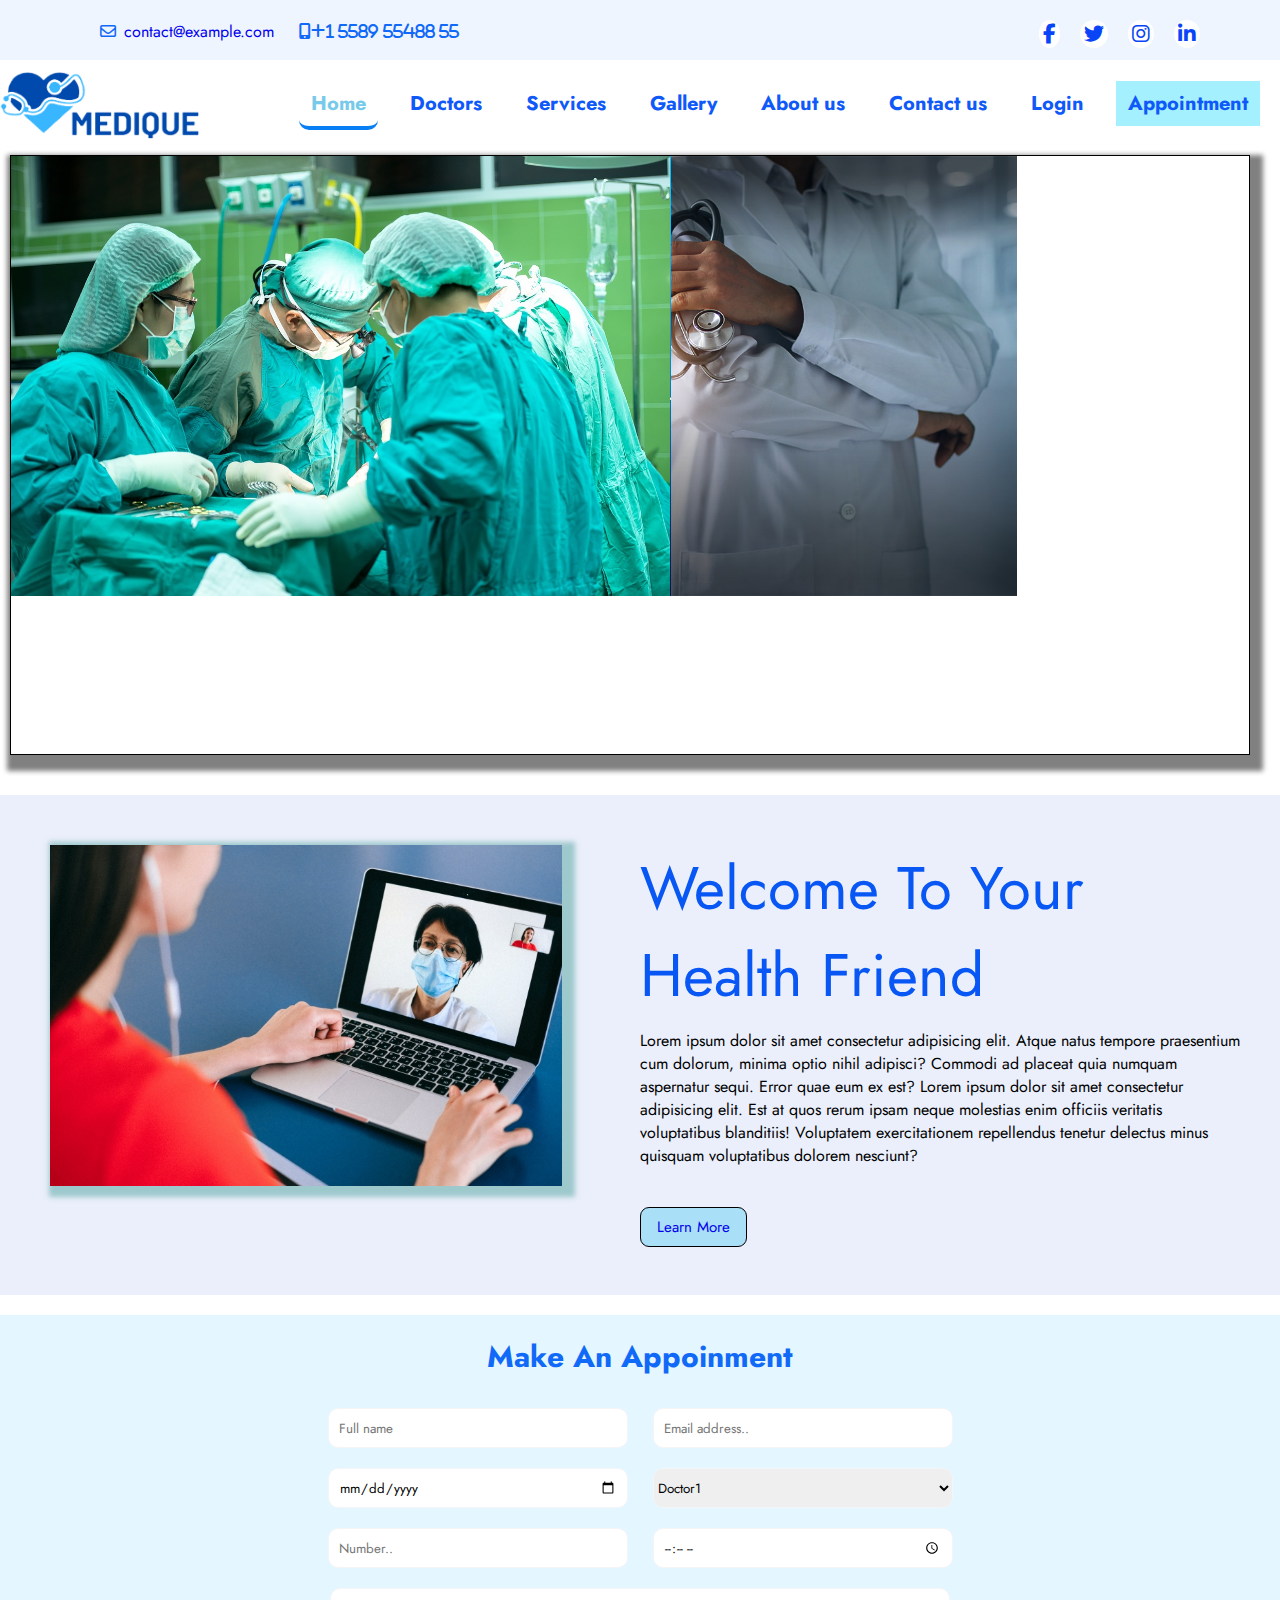
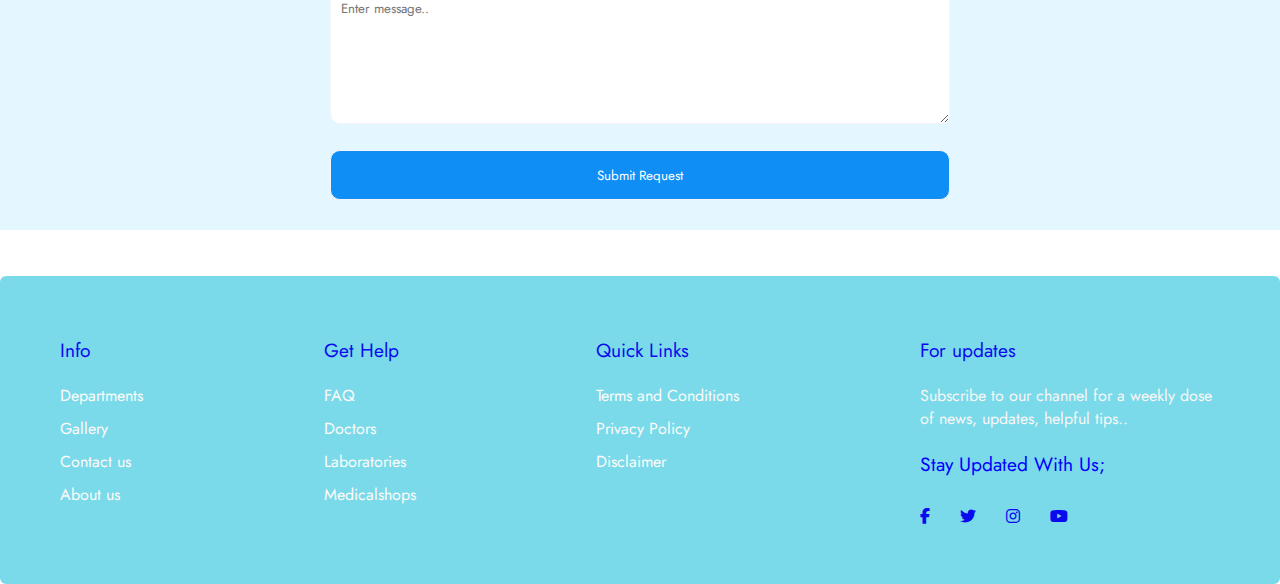
<file: index.htm>
<!DOCTYPE html>
<html lang="en">

  <head>
  
  <meta charset="UTF-8">
  
  <meta name="viewport" content="width=device-width, initial-scale=1.0">
   
  <title>MEDIQUE</title>
  
  <link rel="stylesheet" href="home.css">
  <link rel="stylesheet" href="restab.css">
  <link rel="stylesheet" href="res600.css">
  <link rel="stylesheet" href="sliderstyle.css">
  <link rel="icon" type="img" href="MEDIQUE.png">
  <link rel="stylesheet" href="https://cdnjs.cloudflare.com/ajax/libs/font-awesome/6.4.2/css/all.min.css" />   
  <link href="https://fonts.googleapis.com/css2?family=Jost:wght@500;600;700&family=Open+Sans:wght@400;600&display=swap"
    rel="stylesheet">
</head>

<body class="b">

  <header>

    <div class="rh">
      <div class="c1">
          <a href="#"><i class="fa-regular fa-envelope"></i>contact@example.com</a>
          <i class="fa-solid fa-mobile-screen-button">+1 5589 55488 55</i> 
      </div>

      <div class="c2">
           <a href="#"><i class="fa-brands fa-facebook-f"></i></a>
           <a href="#"><i class="fa-brands fa-twitter"></i></a>
           <a href="#"><i class="fa-brands fa-instagram"></i></a>
           <a href="#"><i class="fa-brands fa-linkedin-in"></i></a>
      </div>
       
    </div>

  </header>

  
  
  
    <div class="header11">
      <img src="medilo.png" style="float: left; max-width: 100%; height: auto;">

      <input type="checkbox" id="menu-bar">
      <label for="menu-bar"><i class="fa-solid fa-bars"></i></label>

      <nav class="navbar">
       <ul class="">
         <li><a class="active" href="#" >Home</a></li>
         <li><a  href="doc.htm">Doctors</a></li>
       
         <li class="dropdown">
         <a href="#">Services</a>
         <div class="dropdown-content11">
           <a href="dep.htm">Departments</a>
           <a href="medishop.htm">Medical Shops</a>
           <a href="lab.htm">Laboratory</a>
         </div>
         </li>
       
         <li><a href="gallery.htm">Gallery</a></li>
         <li><a href="abt.htm">About us </a></li>
         <li><a href="contact.htm">Contact us</a></li>
         
         <li class="dropdown">
         <a href="#">Login</a>
         <div class="dropdown-content11">
           <a href="log.htm">Admin</a>
           <a href="log.htm">Patient</a>
         </div>
         </li>
         <li><a class="apo" href="appo.htm">Appointment</a></li>
        
       </ul>
     </nav>

   </div>

  <div class=container>

    <div id="proparallax">
      <p></p>
      <img class="one" src="s1.jpg" />
      <img class="two" src="s3.jpg" />
      <img class="three" src="s2.jpg" />
      
    </div>
  </div>

  <div class="abt">
    <div class="left">
      <img src="g5.jpg">
    </div>
    <div class="right">
      <p class="pr">Welcome To Your Health Friend</p>
      <p>Lorem ipsum dolor sit amet consectetur adipisicing elit. Atque natus tempore praesentium cum dolorum, minima
        optio
        nihil adipisci? Commodi ad placeat quia numquam aspernatur sequi. Error quae eum ex est? Lorem ipsum dolor sit
        amet consectetur adipisicing elit. Est at quos rerum ipsam neque molestias enim officiis veritatis voluptatibus
        blanditiis! Voluptatem exercitationem repellendus tenetur delectus minus quisquam voluptatibus dolorem nesciunt?
      </p>
      <button><a href="abt.htm">  Learn More</a> </button>
    </div>
  </div>

  <!-- <div class="ghom">

  </div> -->
  <!-- <div class="labp"> -->
   
    
  

  <!-- <section>
    <div class="container reveal fade-bottom">
      <h2>Our Doctors</h2>
      <div class="text-container">

        <div class="text-box">

          <img src="team-1.jpg">
          <h3>Dentist</h3>

        </div>

        <div class="text-box">

          <img src="team-2.jpg">
          <h3>Physicians</h3>

        </div>

        <div class="text-box">

          <img src="team-3.jpg">
          <h3>Neurologist</h3>

        </div>

        <div class="text-box">

          <img src="team-3.jpg">
          <h3>Pediatrician</h3>
        </div>

      </div>

    </div>
  </section> -->


  <div class="fom">
    <p class="app">Make An Appoinment</p>
    <form>
      <div class="da">
        <input type="text" placeholder="Full name">
        <input type="text" class="form-control" placeholder="Email address..">
      </div>

      <div class="da">
        <input type="date" class="form-control">
        <select name="departement" id="departement" class="custom-select">
          <option value="general">Doctor1</option>
          <option value="cardiology">Doctor2</option>
          <option value="dental">Doctor3</option>
          <option value="neurology">Doctor4</option>

        </select>
      </div>

      <div class="da">
        <input type="text" placeholder="Number..">
        <input type="time">
      </div>

      <div class="msg">
        <textarea name="message" id="message" class="form-control" rows="6" placeholder="Enter message.."></textarea>
      </div>

      <button type="submit" >Submit Request</button>
    </form>
  </div>



  <!-- <section>
      <div class="container reveal fade-left">
        
        <div class="text-container">
    
          <div class="text-box">
    
            <img  src="team-5.jpg">
            <h3>Cardiologist</h3>
            
          </div>
    
          <div class="text-box">
    
            <img  src="team-6.jpg">
            <h3>Radiologist</h3>
            
          </div>
    
          <div class="text-box">
            <img src="team-7.jpg">
            <h3>Internist</h3>
            
          </div>
    
          <div class="text-box">
            <img src="team-7.jpg">
            <h3>Oncologist</h3>
          
          </div>
    
        </div>
      </div>
    </section> -->



  <!-- FOOTER-------------------- -->
  <footer>
    <div class="footer">
      <div class="footer-row">
        <div class="footer-col">
          <h3>Info</h3>
          <ul class="links">
            <li><a href="dep.htm">Departments</a></li>
            <li><a href="gallery.htm">Gallery</a></li>
            <li><a href="contact.htm">Contact us</a></li>
            <li><a href="abt.htm">About us</a></li>
          </ul>
        </div>

        <div class="footer-col">
          <h3>Get Help</h3>
          <ul class="links">
            <li><a href="#">FAQ</a></li>
            <li><a href="doc.htm">Doctors</a></li>
            <li><a href="lab.htm">Laboratories</a></li>
            <li><a href="medishop.htm">Medicalshops</a></li>
          </ul>
        </div>
        <div class="footer-col">
          <h3>Quick Links</h3>
          <ul class="links">
            <li><a href="#">Terms and Conditions</a></li>
            <li><a href="#">Privacy Policy</a></li>
            <li><a href="#">Disclaimer</a></li>
          </ul>
        </div>
        <div class="footer-col">
          <h3>For updates</h3>
          <p>
            Subscribe to our channel for a weekly dose
            of news, updates, helpful tips..
          </p>
          <h4 style="color: blue;"> Stay Updated With Us;</h4>

          <div class="icons">
            <i class="fa-brands fa-facebook-f"></i>
            <i class="fa-brands fa-twitter"></i>
            <i class="fa-brands fa-instagram"></i>
            <i class="fa-brands fa-youtube"></i>
          </div>
        </div>
      </div>
    </div>
  </footer>
</body>

</html>
</file>
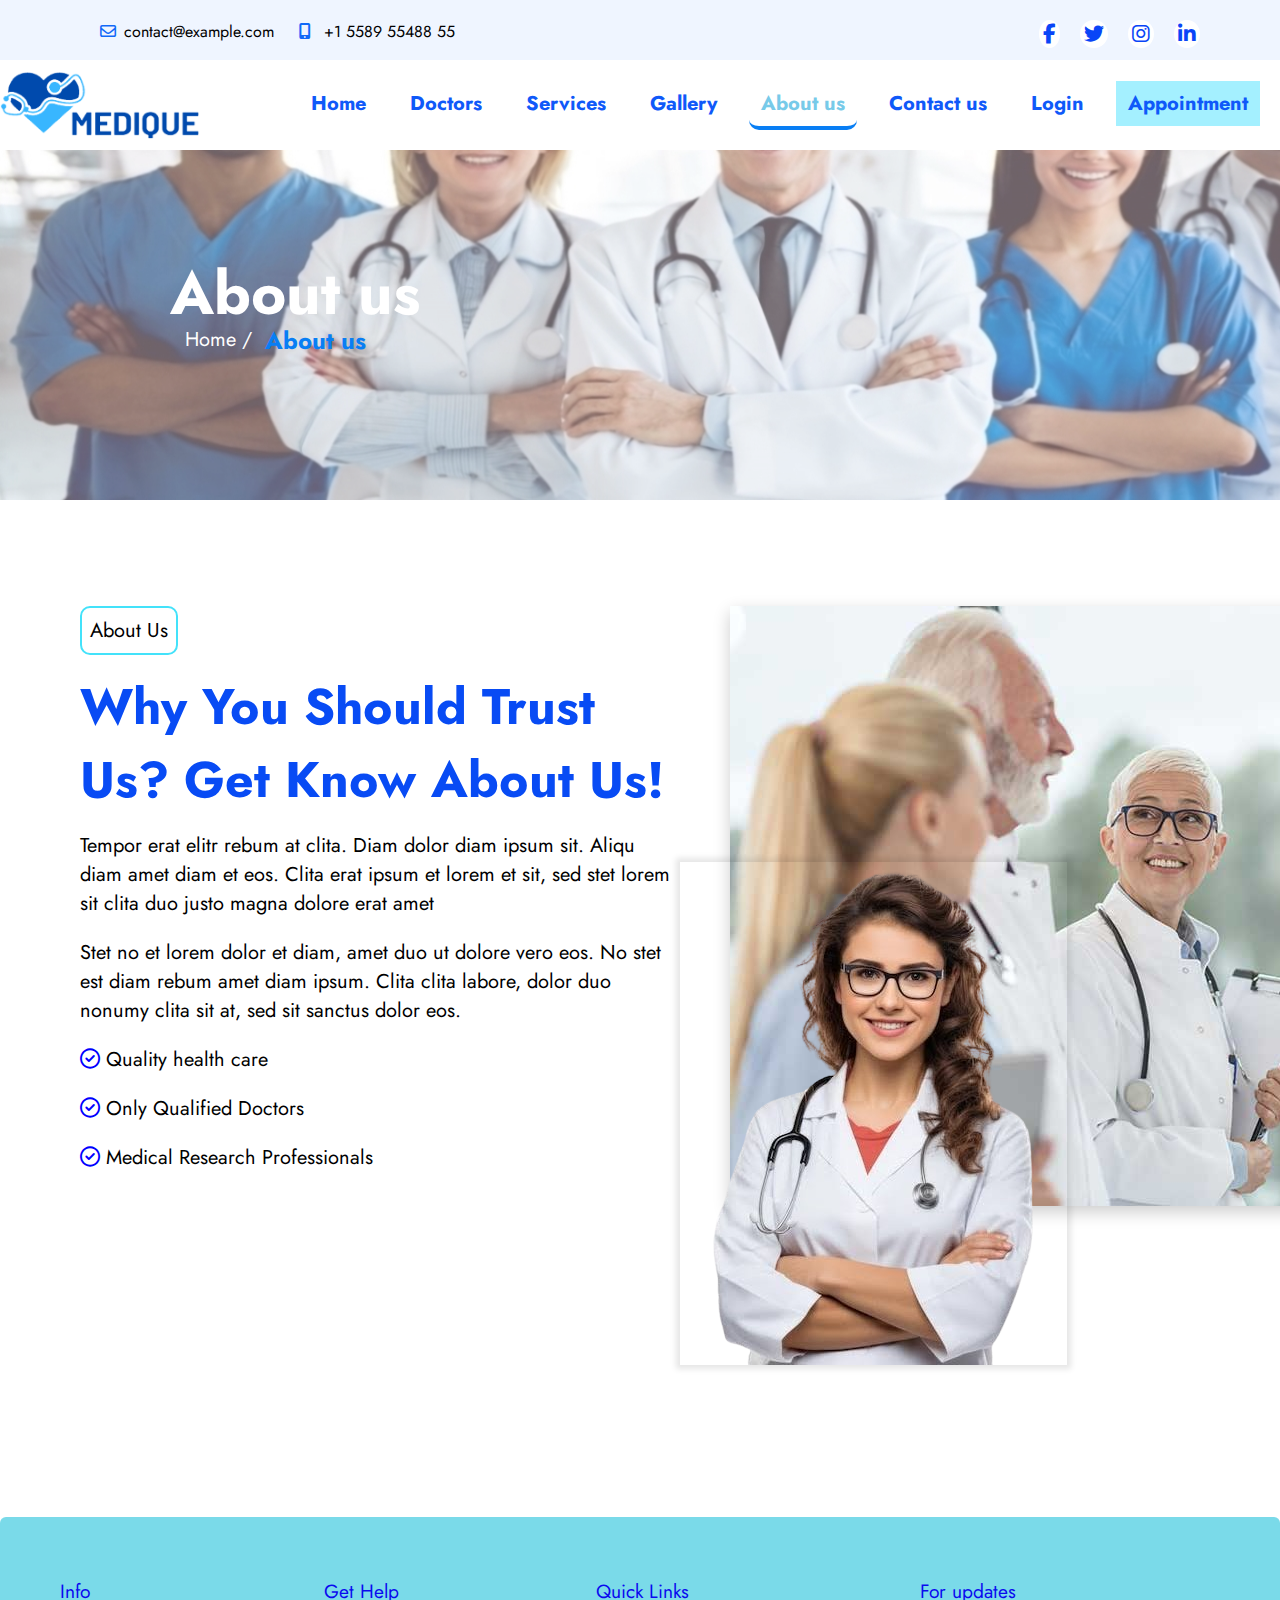
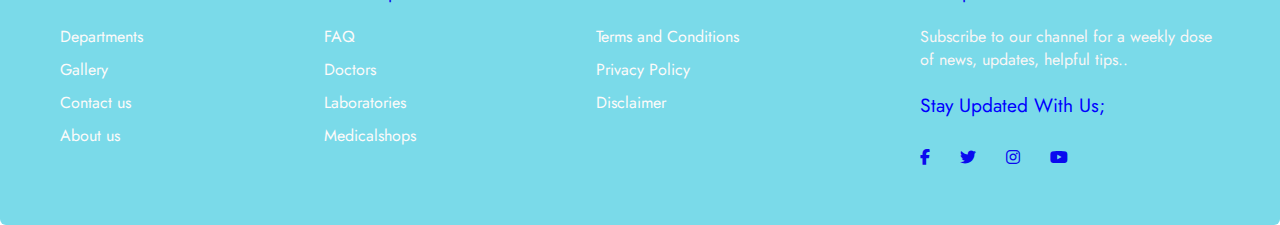
<file: abt.htm>
<!DOCTYPE html>
<html lang="en">
<head>
  
    <meta charset="UTF-8">
    <meta name="viewport" content="width=device-width, initial-scale=1.0">
    <title>About us</title>
 
    <link rel="stylesheet" href="abt.css">
    <link rel="stylesheet" href="doc.css">
  
    <link rel="stylesheet" href="https://cdnjs.cloudflare.com/ajax/libs/font-awesome/6.4.2/css/all.min.css"/>
    <link rel="stylesheet" href="home.css">
    <link rel="stylesheet" href="restab.css">
    <link rel="stylesheet" href="res600.css">
    
    <link rel="preconnect" href="https://fonts.gstatic.com">
    <link href="https://fonts.googleapis.com/css2?family=Jost:wght@500;600;700&family=Open+Sans:wght@400;600&display=swap" rel="stylesheet"> 
  
</head>
<body class="b">
  <header>
 
    <div class="rh">
      <div class="c1">
         <a href="#"><i class="fa-regular fa-envelope"></i>contact@example.com</a>
         <i class="fa-solid fa-mobile-screen-button"></i> +1 5589 55488 55
      </div>
      <div class="c2">
       <a href="#"><i class="fa-brands fa-facebook-f"></i></a>
       <a href="#"><i class="fa-brands fa-twitter"></i></a> 
        <a href="#"><i class="fa-brands fa-instagram"></i></a> 
        <a href="#"><i class="fa-brands fa-linkedin-in"></i></i></a>
      </div>
    </div>
  
</header>
<div class="header11">
  <img src="medilo.png" style="float: left; max-width: 100%; height: auto;">

  <input type="checkbox" id="menu-bar">
  <label for="menu-bar"><i class="fa-solid fa-bars"></i></label>

  <nav class="navbar">
   <ul class="">
     <li><a href="home.htm" >Home</a></li>
     <li><a  href="doc.htm">Doctors</a></li>
   
     <li class="dropdown">
     <a href="#">Services</a>
     <div class="dropdown-content11">
       <a href="dep.htm">Departments</a>
       <a href="medishop.htm">Medical Shops</a>
       <a href="lab.htm">Laboratory</a>
     </div>
     </li>
   
     <li><a href="gallery.htm">Gallery</a></li>
     <li><a class="active" href="#">About us </a></li>
     <li><a href="contact.htm">Contact us</a></li>
     
     <li class="dropdown">
     <a href="#">Login</a>
     <div class="dropdown-content11">
       <a href="log.htm">Admin</a>
       <a href="log.htm">Patient</a>
     </div>
     </li>
     <li><a class="apo" href="appo.htm">Appointment</a></li>
    
   </ul>
 </nav>

</div>
<div class="header1">
<img  src="header.jpg" > 
<h1 class="h1">About us</h1>

<a class="h" href="home.htm" >Home /</a>
<h2>About us</h2>
</div>

<div class="sec">
              <div class="sec1">
                    <p class="p1">About Us</p>
                    <h1>Why You Should Trust Us? Get Know About Us!</h1>
                    <p>Tempor erat elitr rebum at clita. Diam dolor diam ipsum sit. Aliqu diam amet diam et eos. Clita erat ipsum et lorem et sit, sed stet lorem sit clita duo justo magna dolore erat amet</p>
                    <p>Stet no et lorem dolor et diam, amet duo ut dolore vero eos. No stet est diam rebum amet diam ipsum. Clita clita labore, dolor duo nonumy clita sit at, sed sit sanctus dolor eos.</p>
                    <p><i class="far fa-check-circle " style="color: blue;"></i> Quality health care</p>
                    <p><i class="far fa-check-circle " style="color: blue;"></i> Only Qualified Doctors</p>
                    <p><i class="far fa-check-circle " style="color: blue;"></i> Medical Research Professionals</p>
                   
              </div>

                    <div class="sec2">
                      <img class="i1" src="about-1.jpg">
                      <img  class="i2" src="abtdoc.png">
                     </div>

</div>

<!-- <div class="sc">

  <div class="sca">
     <p class="pf"></p>
     <h2>Why You Should Choose Us</h2>
     <p>Tempor erat elitr rebum at clita. Diam dolor diam ipsum sit. Aliqu diam amet diam et eos. Clita erat ipsum et lorem et sit, sed stet lorem sit clita duo justo erat amet</p>
       <div class="r1">
            <div class="c1">

            </div>
            <div class="c2">

            </div>

       </div>
       <div class="r2">
        <div class="c1">

        </div>
        <div class="c2">

        </div>

       </div>

  </div>

  <div class="scb">
    
    <img class="si" src="about.jpg">
  </div>

</div> -->


<footer>
  <div class="footer">
    <div class="footer-row">
      <div class="footer-col">
        <h3>Info</h3>
        <ul class="links">
          <li><a href="dep.htm">Departments</a></li>
          <li><a href="gallery.htm">Gallery</a></li>
          <li><a href="contact.htm">Contact us</a></li>
          <li><a href="abt.htm">About us</a></li>
        </ul>
      </div>

      <div class="footer-col">
        <h3>Get Help</h3>
        <ul class="links">
          <li><a href="#">FAQ</a></li>
          <li><a href="doc.htm">Doctors</a></li>
          <li><a href="lab.htm">Laboratories</a></li>
          <li><a href="medishop.htm">Medicalshops</a></li>
        </ul>
      </div>
      <div class="footer-col">
        <h3>Quick Links</h3>
        <ul class="links">
          <li><a href="#">Terms and Conditions</a></li>
          <li><a href="#">Privacy Policy</a></li>
          <li><a href="#">Disclaimer</a></li>
        </ul>
      </div>
      <div class="footer-col">
        <h3>For updates</h3>
        <p>
          Subscribe to our channel for a weekly dose
          of news, updates, helpful tips..
        </p>
        <h4 style="color: blue;"> Stay Updated With Us;</h4>

        <div class="icons">
          <i class="fa-brands fa-facebook-f"></i>
          <i class="fa-brands fa-twitter"></i>
          <i class="fa-brands fa-instagram"></i>
          <i class="fa-brands fa-youtube"></i>
        </div>
      </div>
    </div>
  </div>
</footer>
</body>
</html>
</file>
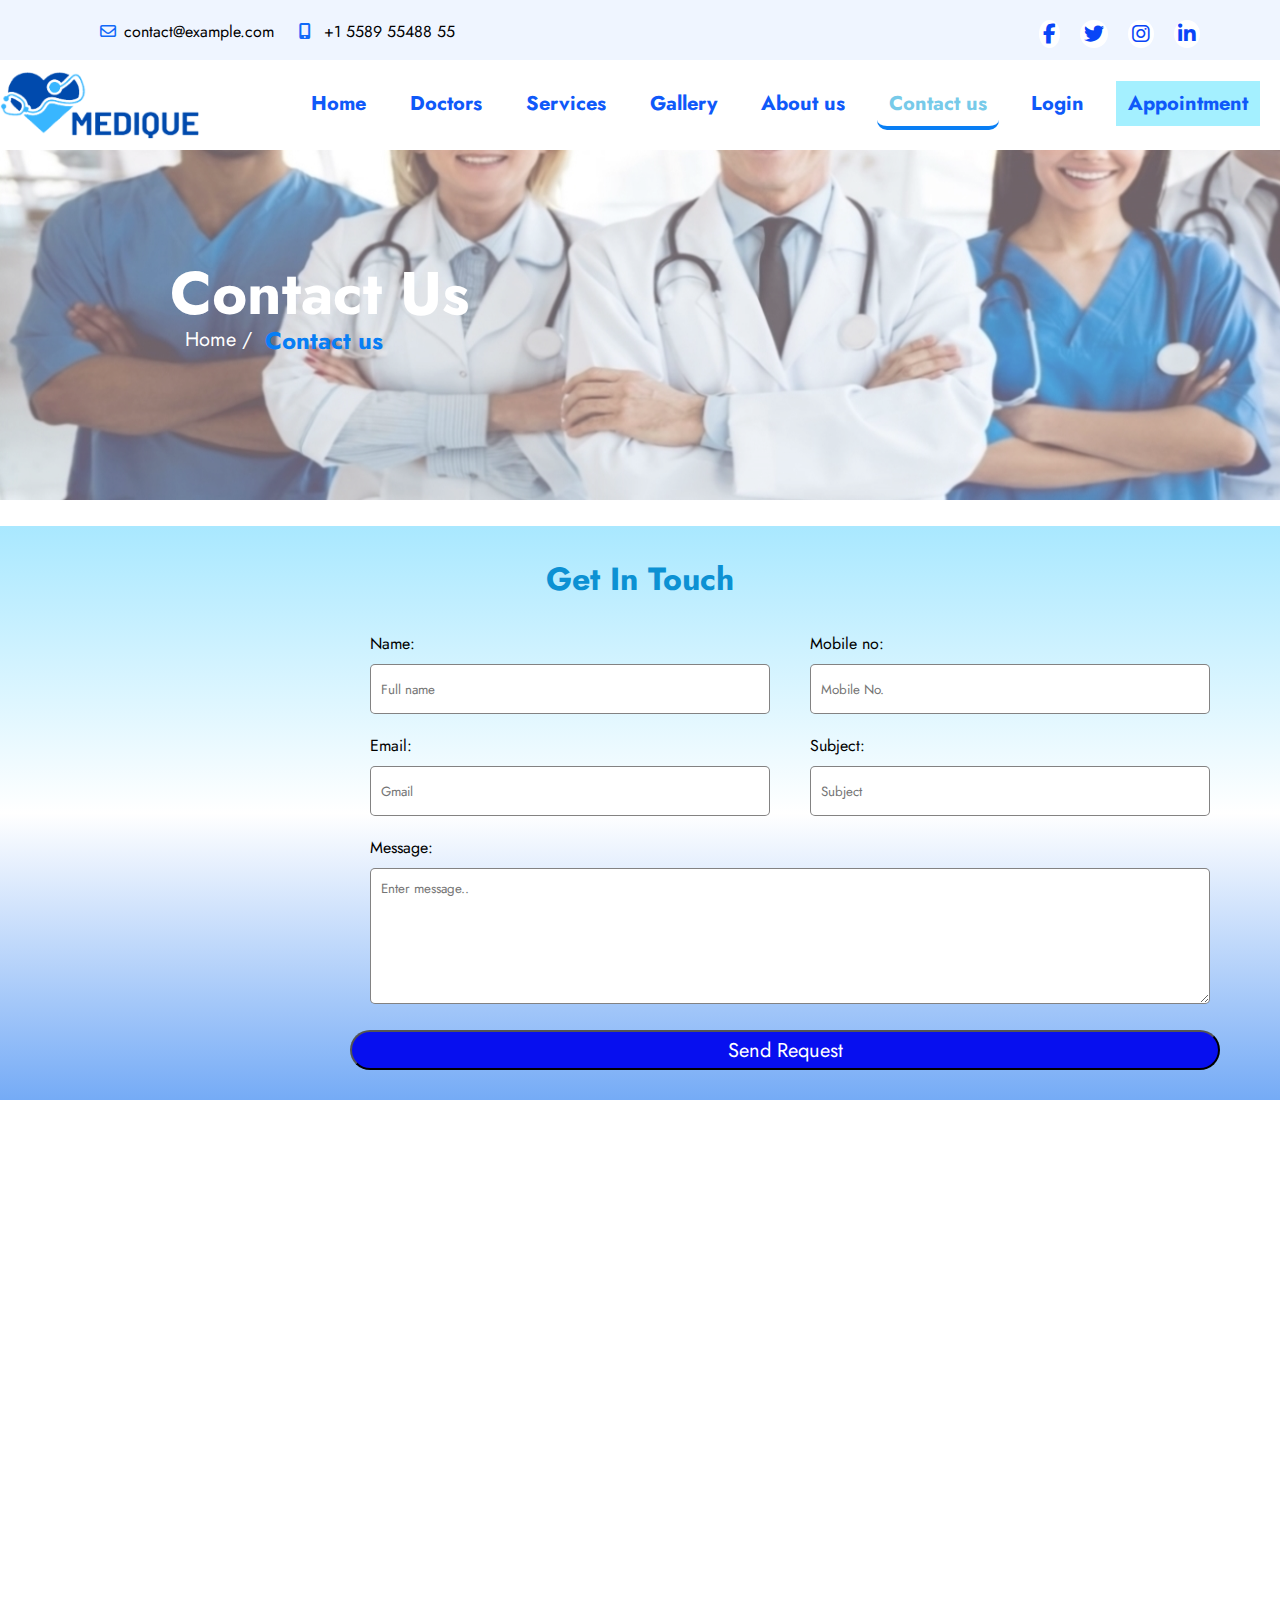
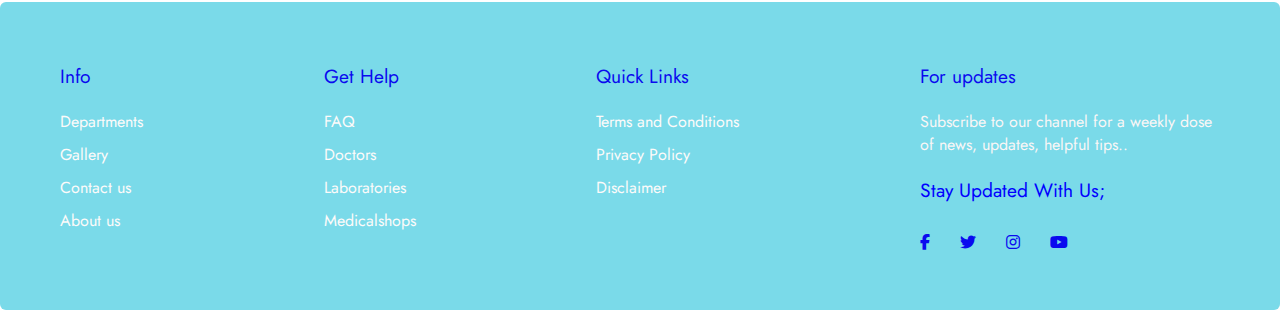
<file: contact.htm>
<!DOCTYPE html>
<html lang="en">
<head>
    <meta charset="UTF-8">
    <meta name="viewport" content="width=device-width, initial-scale=1.0">
    <title>Contact Us</title>
    <link rel="stylesheet" href="doc.css">
    <link rel="stylesheet" href="https://cdnjs.cloudflare.com/ajax/libs/font-awesome/6.4.2/css/all.min.css"/>
    <link rel="stylesheet" href="home.css">
    <link rel="stylesheet" href="restab.css">
    <link rel="stylesheet" href="res600.css">
    <link rel="preconnect" href="https://fonts.gstatic.com">
    <link href="https://fonts.googleapis.com/css2?family=Jost:wght@500;600;700&family=Open+Sans:wght@400;600&display=swap" rel="stylesheet"> 
    
</head>
 <body class="b">
  <header>
 
    <div class="rh">
      <div class="c1">
         <a href="#"><i class="fa-regular fa-envelope"></i>contact@example.com</a>
         <i class="fa-solid fa-mobile-screen-button"></i> +1 5589 55488 55
      </div>
      <div class="c2">
       <a href="#"><i class="fa-brands fa-facebook-f"></i></a>
       <a href="#"><i class="fa-brands fa-twitter"></i></a> 
        <a href="#"><i class="fa-brands fa-instagram"></i></a> 
        <a href="#"><i class="fa-brands fa-linkedin-in"></i></a>
      </div>
    </div>
  
</header>
<div class="header11">
  <img src="medilo.png" style="float: left; max-width: 100%; height: auto;">

  <input type="checkbox" id="menu-bar">
  <label for="menu-bar"><i class="fa-solid fa-bars"></i></label>

  <nav class="navbar">
   <ul class="">
     <li><a href="home.htm" >Home</a></li>
     <li><a  href="doc.htm">Doctors</a></li>
   
     <li class="dropdown">
     <a href="#">Services</a>
     <div class="dropdown-content11">
       <a href="dep.htm">Departments</a>
       <a href="medishop.htm">Medical Shops</a>
       <a href="lab.htm">Laboratory</a>
     </div>
     </li>
   
     <li><a href="gallery.htm">Gallery</a></li>
     <li><a href="abt.htm">About us </a></li>
     <li><a class="active" href="#">Contact us</a></li>
     
     <li class="dropdown">
     <a href="#">Login</a>
     <div class="dropdown-content11">
       <a href="log.htm">Admin</a>
       <a href="log.htm">Patient</a>
     </div>
     </li>
     <li><a class="apo" href="appo.htm">Appointment</a></li>
    
   </ul>
 </nav>

</div>

            
 <div class="header1">
        <img  src="header.jpg" > 
        <h1 class="h1">Contact Us</h1>
        
        <a class="h" href="home.htm" >Home /</a>
        <h2>Contact us</h2>
    </div>


<div class="gt">
  <div class="hh"> <h1 >Get In Touch</h1></div> 
    <div class="fm">
        <form>
             <div class="fx">
                <div class="lb">
                    <label for="mo">Name:</label>
                    <input type="text" id="nm" placeholder="Full name">
                </div>

                <div class="lb">
                    <label for="mo">Mobile no:</label>
                     <input type="text" id="nm" placeholder="Mobile No.">
               </div>
            </div>

            <div class="fx">
                <div class="lb">
                    <label for="em">Email:</label>
            <input type="text" id="nm" placeholder="Gmail"></div>
            <div class="lb">
                <label>Subject:</label>
            <input type="text" id="nm" placeholder="Subject"></div>
        </div>
           <div class="lbb">
            <label for="msg">Message:</label>
        <textarea name="message" id="message" class="form-control" rows="6" placeholder="Enter message.."></textarea></div>
        <button class="req">Send Request</button>
        </form>
    </div>
</div>

<div class="mp">
  <iframe
    src="https://www.google.com/maps/embed?pb=!1m16!1m12!1m3!1d3777759.4542097747!2d71.32670362899852!3d22.38312956812896!2m3!1f0!2f0!3f0!3m2!1i1024!2i768!4f13.1!2m1!1smedical%20store%20near%20me!5e0!3m2!1sen!2sin!4v1707493611988!5m2!1sen!2sin"
    width="100%" height="400" style="border:0;" allowfullscreen="" loading="lazy"
    referrerpolicy="no-referrer-when-downgrade"></iframe>
</div>



<footer>
  <div class="footer">
    <div class="footer-row">
      <div class="footer-col">
        <h3>Info</h3>
        <ul class="links">
          <li><a href="dep.htm">Departments</a></li>
          <li><a href="gallery.htm">Gallery</a></li>
          <li><a href="contact.htm">Contact us</a></li>
          <li><a href="abt.htm">About us</a></li>
        </ul>
      </div>

      <div class="footer-col">
        <h3>Get Help</h3>
        <ul class="links">
          <li><a href="#">FAQ</a></li>
          <li><a href="doc.htm">Doctors</a></li>
          <li><a href="lab.htm">Laboratories</a></li>
          <li><a href="medishop.htm">Medicalshops</a></li>
        </ul>
      </div>
      <div class="footer-col">
        <h3>Quick Links</h3>
        <ul class="links">
          <li><a href="#">Terms and Conditions</a></li>
          <li><a href="#">Privacy Policy</a></li>
          <li><a href="#">Disclaimer</a></li>
        </ul>
      </div>
      <div class="footer-col">
        <h3>For updates</h3>
        <p>
          Subscribe to our channel for a weekly dose
          of news, updates, helpful tips..
        </p>
        <h4 style="color: blue;"> Stay Updated With Us;</h4>

        <div class="icons">
          <i class="fa-brands fa-facebook-f"></i>
          <i class="fa-brands fa-twitter"></i>
          <i class="fa-brands fa-instagram"></i>
          <i class="fa-brands fa-youtube"></i>
        </div>
      </div>
    </div>
  </div>
</footer>
        </body>
        </html>
</file>
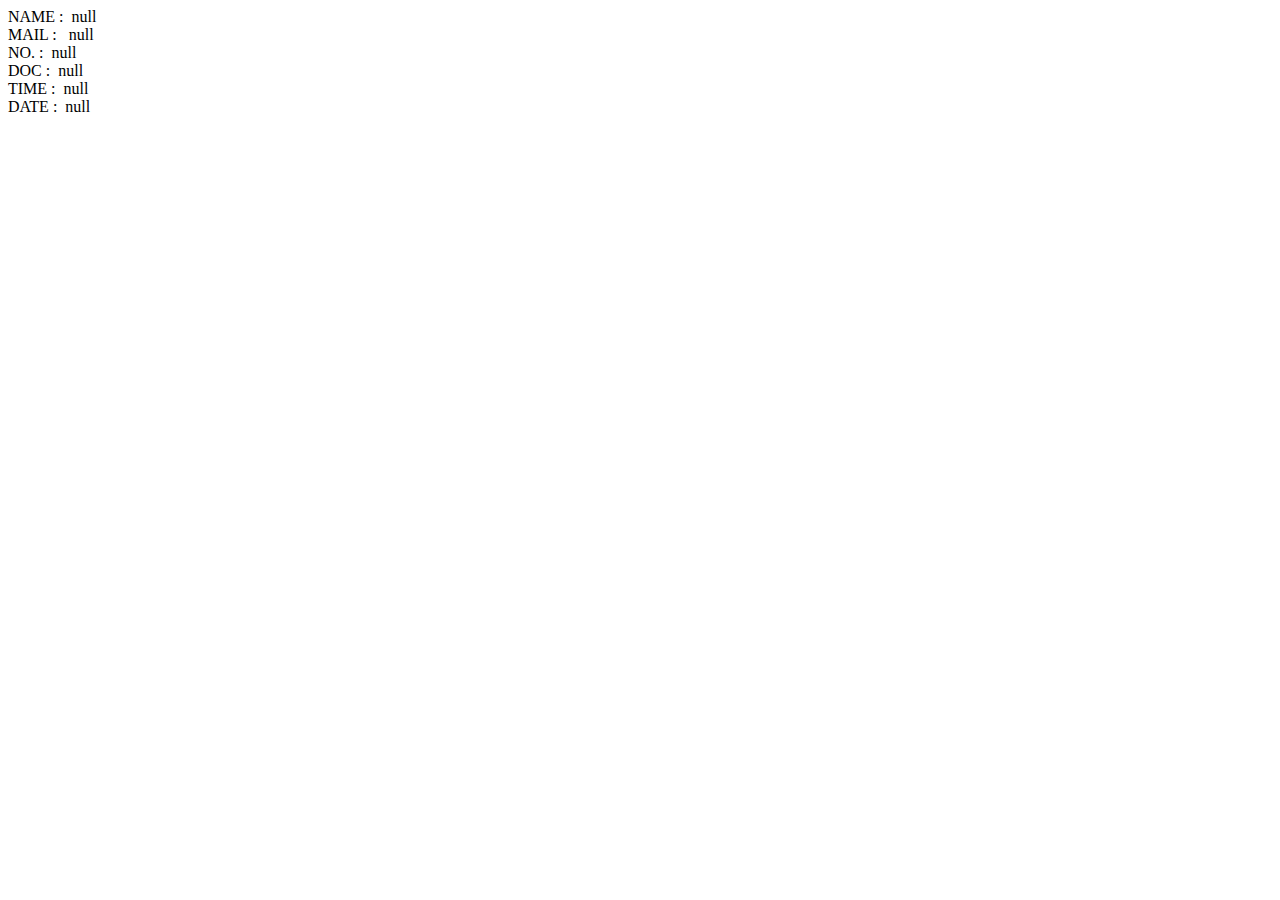
<file: data.htm>
<!DOCTYPE html>
<html lang="en">
<head>
    <meta charset="UTF-8">
    <meta name="viewport" content="width=device-width, initial-scale=1.0">
    <title>Datails</title>

</head>
<body>
    NAME : &nbsp;<span id="nn"> </span>
    MAIL : &nbsp; <span id="mm"> </span>
    NO.  :&nbsp; <span id="um"></span>
    DOC :  &nbsp;<span id="dd"> </span>
    TIME :  &nbsp;<span id="tt"> </span>
    DATE :  &nbsp;<span id="td"> </span>

<div class="dta">
    <div class="in">

    </div>
</div>
    <script>

        document.getElementById('nn').innerHTML=localStorage.getItem("nm") +"<br>";
        document.getElementById('um').innerHTML=localStorage.getItem("nu") +"<br>";
        document.getElementById('mm').innerHTML=localStorage.getItem("ml") +"<br>";
        document.getElementById('dd').innerHTML=localStorage.getItem("dc") +"<br>";
        document.getElementById('td').innerHTML=localStorage.getItem("dt")+"<br>";
        document.getElementById('tt').innerHTML=localStorage.getItem("tm") +"<br>";

       </script>


</body>
</html>
</file>
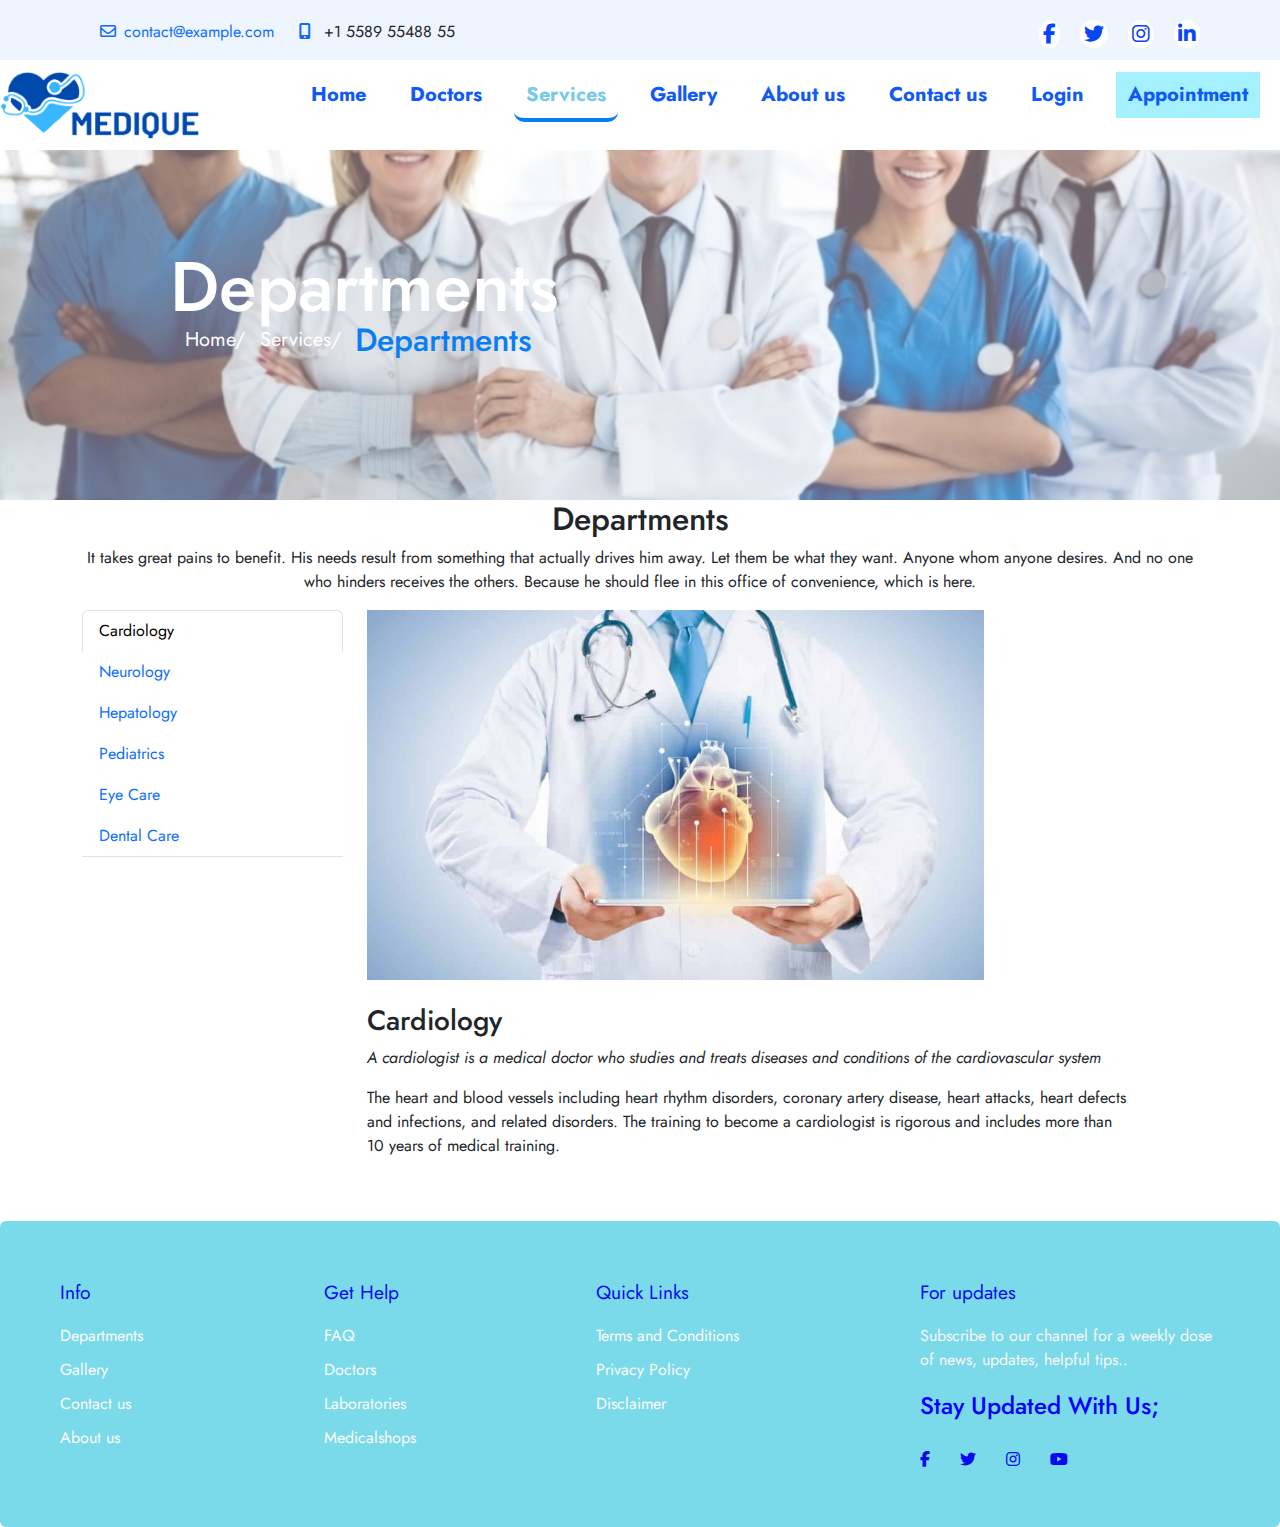
<file: dep.htm>
<!DOCTYPE html>
<html lang="en">
<head>

    <meta charset="UTF-8">
    <meta name="viewport" content="width=device-width, initial-scale=1.0">
    <title>Departments</title>
    <link rel="stylesheet" href="home.css">
    <link rel="stylesheet" href="restab.css">
    <link rel="stylesheet" href="res600.css">
    <!-- <link rel="stylesheet" href="doc.css"> -->
    <link rel="stylesheet" href="https://cdnjs.cloudflare.com/ajax/libs/font-awesome/6.4.2/css/all.min.css"/>
    <link href="https://fonts.googleapis.com/css2?family=Jost:wght@500;600;700&family=Open+Sans:wght@400;600&display=swap" rel="stylesheet"> 
    <link href="https://cdn.jsdelivr.net/npm/bootstrap@5.3.2/dist/css/bootstrap.min.css" rel="stylesheet">
    <script src="https://cdn.jsdelivr.net/npm/bootstrap@5.3.2/dist/js/bootstrap.bundle.min.js"></script>
    
</head>
<body>
  <header>
 
    <div class="rh">
      <div class="c1">
         <a href="#"><i class="fa-regular fa-envelope"></i>contact@example.com</a>
         <i class="fa-solid fa-mobile-screen-button"></i> +1 5589 55488 55
      </div>
      <div class="c2">
       <a href="#"><i class="fa-brands fa-facebook-f"></i></a>
       <a href="#"><i class="fa-brands fa-twitter"></i></a> 
        <a href="#"><i class="fa-brands fa-instagram"></i></a> 
        <a href="#"><i class="fa-brands fa-linkedin-in"></i></a>
      </div>
    </div>
  
</header>

<div class="header11">
  <img src="medilo.png" style="float: left; max-width: 100%; height: auto;">

  <input type="checkbox" id="menu-bar">
  <label for="menu-bar"><i class="fa-solid fa-bars"></i></label>

  <nav class="navbar">
   <ul class="">
     <li><a href="home.htm" >Home</a></li>
     <li><a  href="doc.htm">Doctors</a></li>
   
     <li class="dropdown">
     <a class="active" href="#">Services</a>
     <div class="dropdown-content11">
       <a class="active" href="#">Departments</a>
       <a href="medishop.htm">Medical Shops</a>
       <a href="lab.htm">Laboratory</a>
     </div>
     </li>
   
     <li><a href="gallery.htm">Gallery</a></li>
     <li><a href="abt.htm">About us </a></li>
     <li><a href="contact.htm">Contact us</a></li>
     
     <li class="dropdown">
     <a href="#">Login</a>
     <div class="dropdown-content11">
       <a href="log.htm">Admin</a>
       <a href="log.htm">Patient</a>
     </div>
     </li>
     <li><a class="apo" href="appo.htm">Appointment</a></li>
    
   </ul>
 </nav>

</div>
        <div class="hdr">
          <img  src="header.jpg" > 
          <h1 class="he">Departments</h1>
          
          <a class="h" href="home.htm" >Home/</a>
          <a class="s" href="#" >Services/</a>
          <h2>Departments</h2>
      </div>

     

  
        
    <section id="departments" class="departments" mt-6>
        <div class="container" mt-9>
    
          <div class="section-title">
            <h2 class="text-center">Departments</h2>
            <p class="text-center">It takes great pains to benefit. His needs result from something that actually drives him away. Let them be what they want. Anyone whom anyone desires. And no one who hinders receives the others. Because he should flee in this office of convenience, which is here.</p>
          </div>
    
          <div class="row gy-4">
            <div class="col-lg-3" >
              <ul class="nav nav-tabs flex-column">
                <li class="nav-item">
                  <a class="nav-link active show" data-bs-toggle="tab" href="#tab-1">Cardiology</a>
                </li>
                <li class="nav-item">
                  <a class="nav-link" data-bs-toggle="tab" href="#tab-2">Neurology</a>
                </li>
                <li class="nav-item">
                  <a class="nav-link" data-bs-toggle="tab" href="#tab-3">Hepatology</a>
                </li>
                <li class="nav-item">
                  <a class="nav-link" data-bs-toggle="tab" href="#tab-4">Pediatrics</a>
                </li>
                <li class="nav-item">
                  <a class="nav-link" data-bs-toggle="tab" href="#tab-5">Eye Care</a>
                </li>
                <li class="nav-item">
                  <a class="nav-link" data-bs-toggle="tab" href="#tab-6">Dental Care</a>
                </li>
              </ul>
            </div>
            <div class="col-lg-9">
              <div class="tab-content">

                <div class="tab-pane active show" id="tab-1">
                  <div class="row gy-4">
                    <div class="col-lg-9 text-center">
                      <img src="cardiology.jpg" alt="" class="img-fluid">
                    </div>
                    <div class="col-lg-11  ">
                      <h3>Cardiology</h3>
                      <p class="fst-italic">A cardiologist is a medical doctor who studies and treats diseases and conditions of the cardiovascular system </p>
                      <p>The heart and blood vessels including heart rhythm disorders, coronary artery disease, heart attacks, heart defects and infections, and related disorders.  The training to become a cardiologist is rigorous and includes more than 10 years of medical training.</p>
                    </div>
                  </div>
                </div>

                <div class="tab-pane" id="tab-2">
                  <div class="row gy-4">
                    <div class="col-lg-9 text-center ">
                      <img src="Neurology.jpg" alt="" class="img-fluid">
                    </div>
                    <div class="col-lg-11">
                      <h3>Neurology</h3>
                      <p class="fst-italic">Neurology is the branch of medicine that deals with disorders of the nervous system, which include the brain, blood vessels, muscles and nerves. The main areas of neurology are: the autonomic, central and peripheral nervous systems.</p>
                      <p>Neurological disorders often differ between infants and young children and adults. Neurological problems in those younger than 18 years are managed by pediatric neurologists. Disorders that affect the pediatric population include: cerebral palsy, complex metabolic diseases, epilepsy, learning disabilities, and nerve and muscle diseases.

                        After 4 years of medical school, pediatric neurologists complete 5-year post-graduate training comprised of 2 of pediatric training, 1 year in general neurology and 2 years in pediatric neurology.</p>
                    </div>
                    
                  </div>
                </div>

                <div class="tab-pane" id="tab-3">
                  <div class="row gy-6">
                    <div class="col-lg-9 text-center">
                      <img src="hepa.webp" alt="" class="img-fluid">
                    </div>
                    <div class="col-lg-11 ">
                      <h3>Hepatology</h3>
                      <p class="fst-italic">Hepatology is a branch of medicine concerned with the study, prevention, diagnosis, and management of diseases that affect the liver, gallbladder, biliary tree, and pancreas. The term hepatology is derived from the Greek words “hepatikos” and “logia,” which mean liver and study, respectively.</p>
                      <p>Hepatology was previously considered to be a subspecialty of gastroenterology; however, nowadays doctors can specialize in hepatology, which is quickly emerging as a freestanding specialty. As a critical organ that can be affected by a large number of factors, the liver is usually the focal point in hepatology.
                        A hepatologist generally only assesses patients after they are referred by their doctor. A hepatologist may also be involved in the follow-up of patients who have received a liver transplant.</p>
                    </div>
                  </div>
                </div>

                <div class="tab-pane" id="tab-4">
                  <div class="row gy-4">
                    <div class="col-lg-9 text-center ">
                      <img src="pediatrics.jpg" alt="" class="img-fluid">
                    </div>
                    <div class="col-lg-11">
                      <h3>Pediatrics</h3>
                      <p class="fst-italic">Pediatrics is the branch of medicine dealing with the health and medical care of infants, children, and adolescents from birth up to the age of 18. The word “paediatrics” means “healer of children”; they are derived from two Greek words: (pais = child) and (iatros = doctor or healer).</p>
                      <p>A paediatrician is a child's physician who provides not only medical care for children who are acutely or chronically ill but also preventive health services for healthy children. A paediatrician manages physical, mental, and emotional well-being of the children under their care at every stage of development, in both sickness and health.</p>
                    </div>
                  </div>
                </div>

                <div class="tab-pane" id="tab-5">
                  <div class="row gy-4">
                    <div class="col-lg-9 text-center">
                      <img src="Eyecare.jpg" alt="" class="img-fluid">
                    </div>
                    <div class="col-lg-11">
                      <h3>Eye Care</h3>
                      <p class="fst-italic">Eye care specialists are healthcare providers who are experts in taking care of your eyes and vision. They see people of all ages for everything from routine eye exams to complex issues, including eye surgeries.</p>
                      <p>Lots of people call their eye care specialist their eye doctor. Only certain types of eye care specialists are medical doctors (MDs), but it’s common to refer to any provider who takes care of your eyes as your eye doctor.

                        You should see an eye care specialist every few years to have your eyes examined and your vision checked.</p>
                    </div>
                  </div>
                </div>

                <div class="tab-pane" id="tab-6">
                  <div class="row gy-4">
                    <div class="col-lg-9 text-center">
                      <img src="dental.jpg" alt="" class="img-fluid">
                    </div>
                    <div class="col-lg-11">
                      <h3>Dental Care</h3>
                      <p class="fst-italic">A dentist, also known as a dental surgeon, is a health care professional who specializes in dentistry, the branch of medicine focused on the teeth, gums, and mouth. The dentist's supporting team aids in providing oral health services. The dental team includes dental assistants, dental hygienists, dental technicians, and sometimes dental therapists.</p>
                      <p>A dentist is a healthcare provider who diagnoses and treats oral health conditions. Taking good care of your teeth and gums can help you reduce your risk for other serious health conditions, like heart disease and stroke. You should visit a dentist regularly for routine exams and cleanings.</p>
                    </div>
                  </div>
                </div>

              </div>
            </div>
          </div>
    
        </div>
      </section>
      <!-- End Departments Section -->
    <!-- FOOTER-------------------- -->
    <footer>
      <div class="footer">
        <div class="footer-row">
          <div class="footer-col">
            <h3>Info</h3>
            <ul class="link">
              <li><a href="dep.htm">Departments</a></li>
              <li><a href="gallery.htm">Gallery</a></li>
              <li><a href="contact.htm">Contact us</a></li>
              <li><a href="abt.htm">About us</a></li>
            </ul>
          </div>
  
          <div class="footer-col">
            <h3>Get Help</h3>
            <ul class="link">
              <li><a href="#">FAQ</a></li>
              <li><a href="doc.htm">Doctors</a></li>
              <li><a href="lab.htm">Laboratories</a></li>
              <li><a href="medishop.htm">Medicalshops</a></li>
            </ul>
          </div>
          <div class="footer-col">
            <h3>Quick Links</h3>
            <ul class="link">
              <li><a href="#">Terms and Conditions</a></li>
              <li><a href="#">Privacy Policy</a></li>
              <li><a href="#">Disclaimer</a></li>
            </ul>
          </div>
          <div class="footer-col">
            <h3>For updates</h3>
            <p>
              Subscribe to our channel for a weekly dose
              of news, updates, helpful tips..
            </p>
            <h4 style="color: blue;"> Stay Updated With Us;</h4>
  
            <div class="icons">
              <i class="fa-brands fa-facebook-f"></i>
              <i class="fa-brands fa-twitter"></i>
              <i class="fa-brands fa-instagram"></i>
              <i class="fa-brands fa-youtube"></i>
            </div>
          </div>
        </div>
      </div>
    </footer>
</body>
</html>

</body>
</html>
</file>
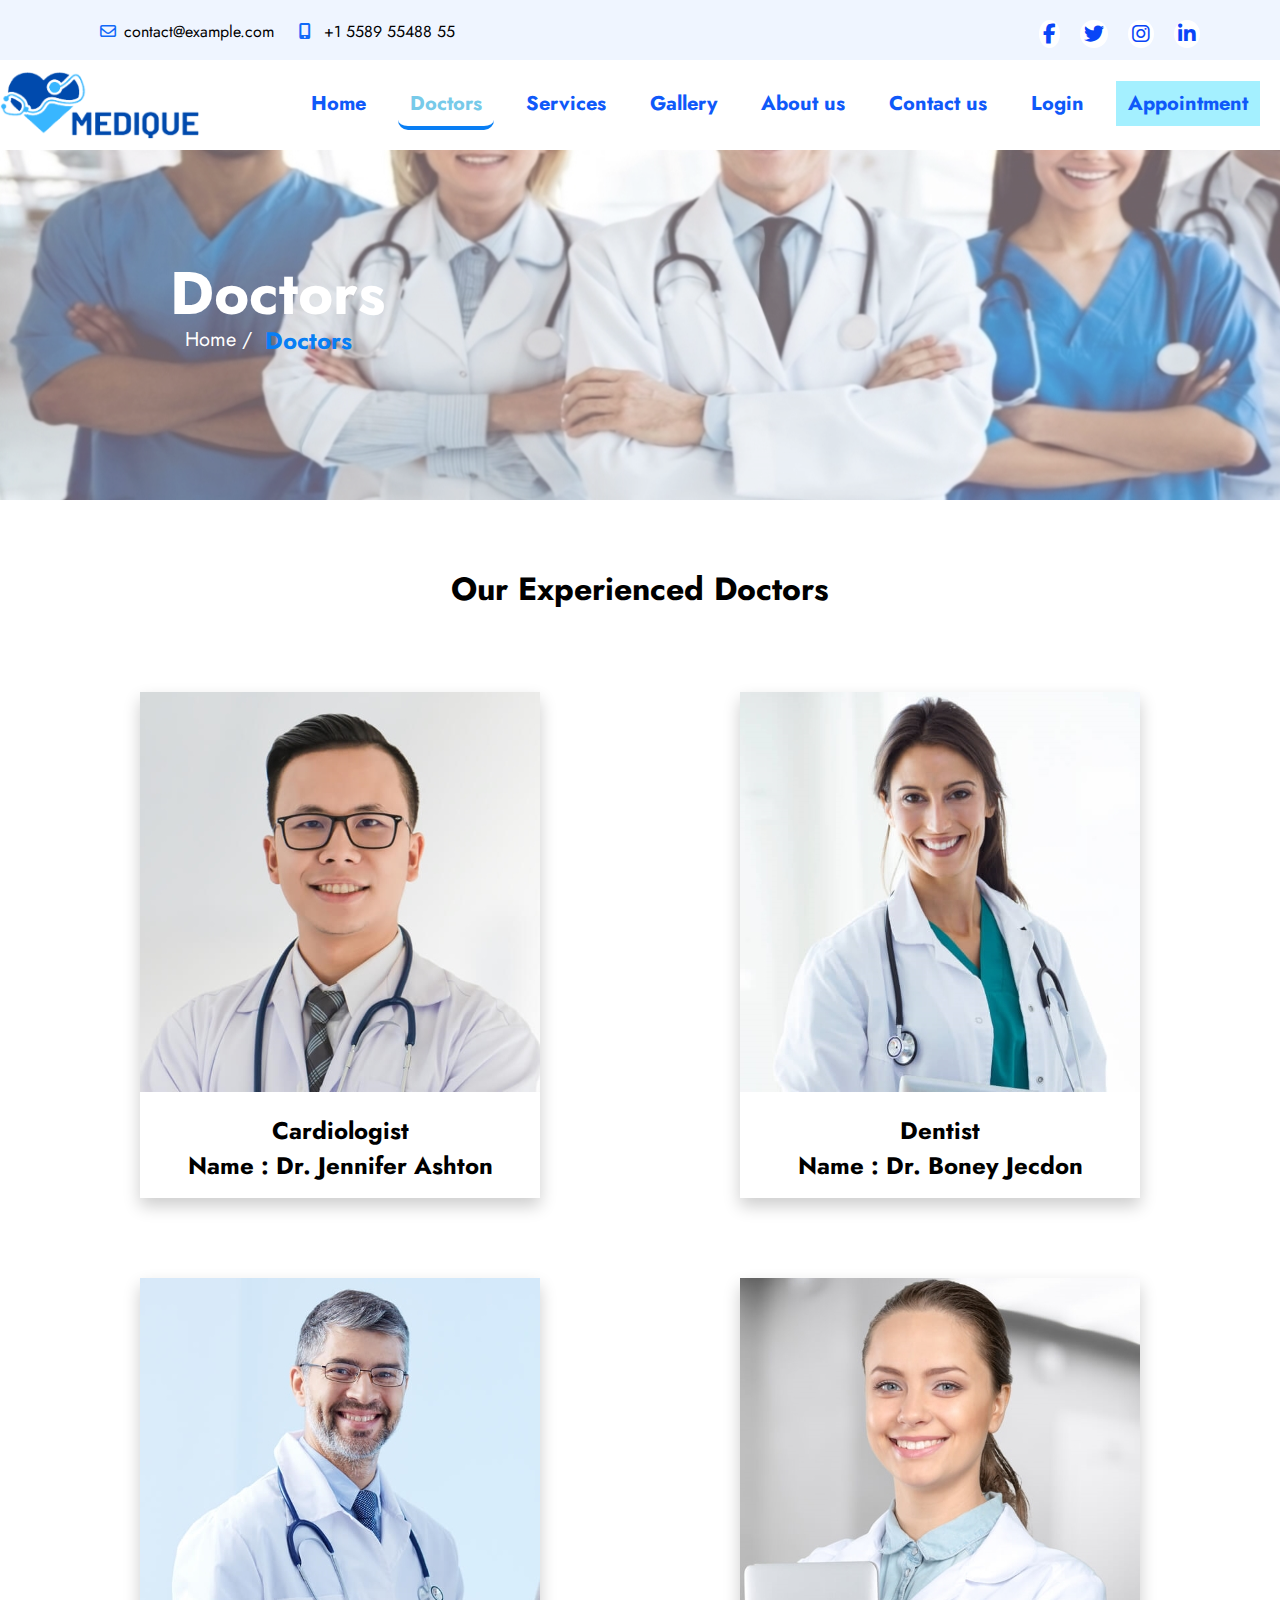
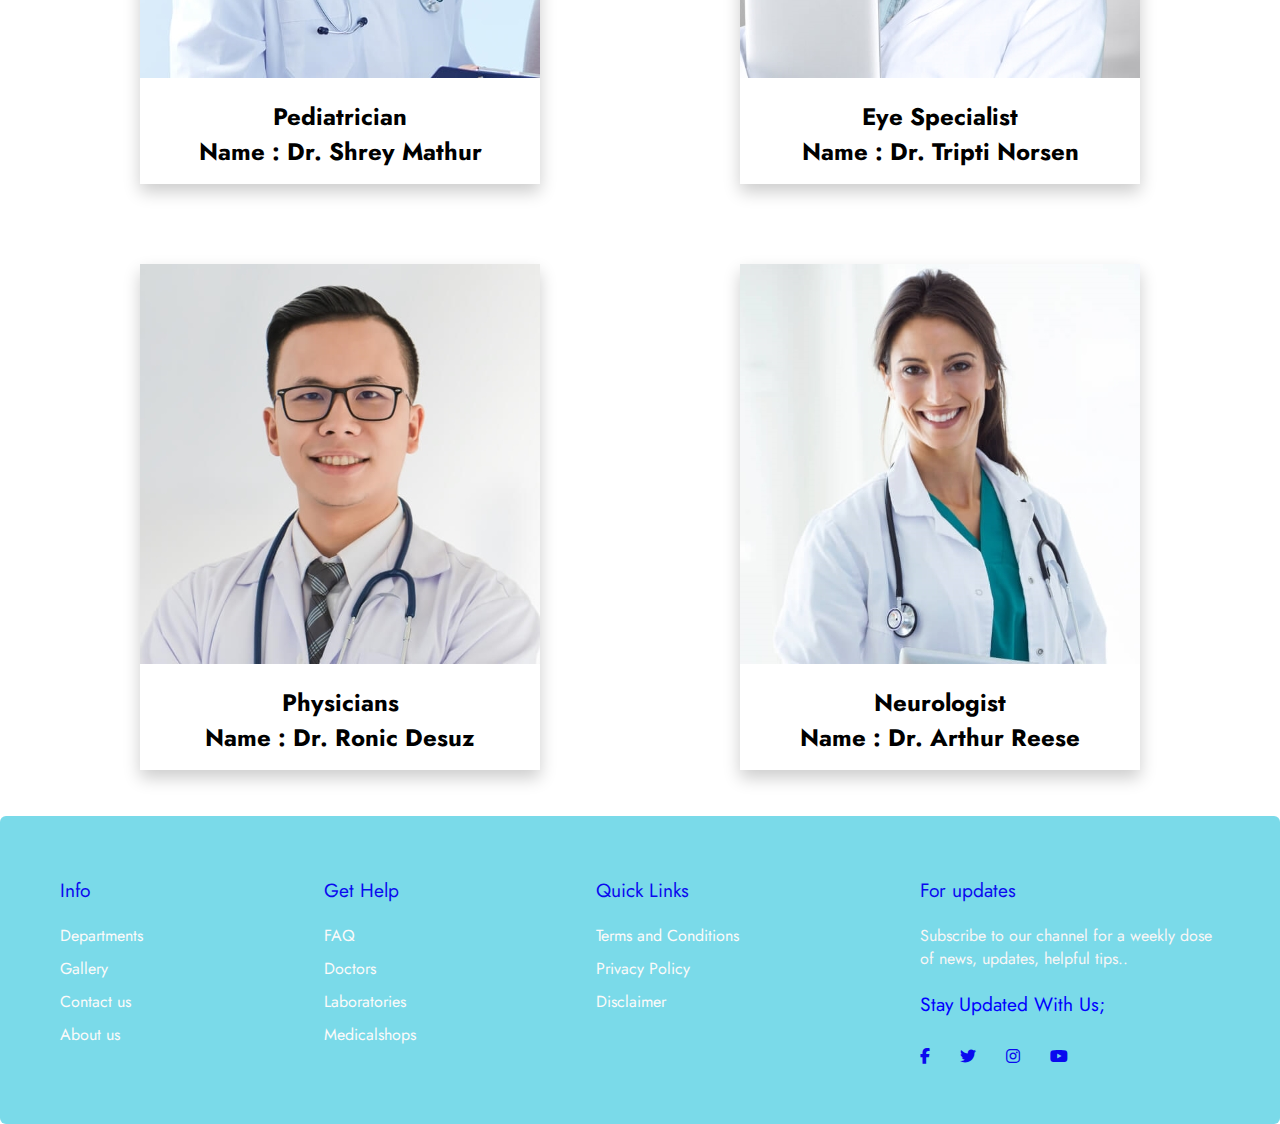
<file: doc.htm>
<!DOCTYPE html>
<html lang="en">
<head>
    <meta charset="UTF-8">
    <meta name="viewport" content="width=device-width, initial-scale=1.0">
    <title>Doctors</title>
    <link rel="stylesheet" href="doc.css">
    <link rel="stylesheet" href="https://cdnjs.cloudflare.com/ajax/libs/font-awesome/6.4.2/css/all.min.css"/>
    <link rel="stylesheet" href="home.css">
    <link rel="stylesheet" href="restab.css">
    <link rel="stylesheet" href="res600.css">
    <link rel="preconnect" href="https://fonts.gstatic.com">
    <link href="https://fonts.googleapis.com/css2?family=Jost:wght@500;600;700&family=Open+Sans:wght@400;600&display=swap" rel="stylesheet"> 
    
</head>
 <body class="b">
  <header>
 
    <div class="rh">
      <div class="c1">
         <a href="#"><i class="fa-regular fa-envelope"></i>contact@example.com</a>
         <i class="fa-solid fa-mobile-screen-button"></i> +1 5589 55488 55
      </div>
      <div class="c2">
       <a href="#"><i class="fa-brands fa-facebook-f"></i></a>
       <a href="#"><i class="fa-brands fa-twitter"></i></a> 
        <a href="#"><i class="fa-brands fa-instagram"></i></a> 
        <a href="#"><i class="fa-brands fa-linkedin-in"></i></a>
      </div>
    </div>
  
</header>

<div class="header11">
  <img src="medilo.png" style="float: left; max-width: 100%; height: auto;">

  <input type="checkbox" id="menu-bar">
  <label for="menu-bar"><i class="fa-solid fa-bars"></i></label>

  <nav class="navbar">
   <ul class="">
     <li><a href="home.htm" >Home</a></li>
     <li><a class="active" href="#">Doctors</a></li>
   
     <li class="dropdown">
     <a href="#">Services</a>
     <div class="dropdown-content11">
       <a href="dep.htm">Departments</a>
       <a href="medishop.htm">Medical Shops</a>
       <a href="lab.htm">Laboratory</a>
     </div>
     </li>
   
     <li><a href="gallery.htm">Gallery</a></li>
     <li><a href="abt.htm">About us </a></li>
     <li><a href="contact.htm">Contact us</a></li>
     
     <li class="dropdown">
     <a href="#">Login</a>
     <div class="dropdown-content11">
       <a href="log.htm">Admin</a>
       <a href="log.htm">Patient</a>
     </div>
     </li>
     <li><a class="apo" href="appo.htm">Appointment</a></li>
    
   </ul>
 </nav>

</div>

            
 <div class="header1">
        <img  src="header.jpg" > 
        <h1 class="h1">Doctors</h1>
        
        <a  href="home.htm" ><p class="h">Home /</p></a>
        <h2>Doctors</h2>
    </div>

    <h1 class="d">Our Experienced Doctors</h1>

<!-- Team---------------------- -->
    
<div class="box">
<!-- 1 Row---- -->
<div class="row">

          <div class="col">
             <div class="cd">   
                  <div class="card">
                        <img src="dd1.jpg" >
                                <div class="ico">
                                     <a href="#"><span class="fa-brands fa-facebook-f"></span></a>
                                     <a href="#" ><span class="fa-brands fa-twitter"></span></a>
                                     <a href="#" ><span class="fa-brands fa-instagram"></span></a>
                                </div>
                 </div>       
                         <div class="container">
                              <h2 >Cardiologist</h2>
                              <h2>Name : Dr. Jennifer Ashton</h2>
                         </div>
             </div>           
         </div>


         <div class="col">
          <div class="cd">   
               <div class="card">
                     <img src="dd2.jpg" >
                             <div class="ico">
                                  <a href="#"><span class="fa-brands fa-facebook-f"></span></a>
                                  <a href="#" ><span class="fa-brands fa-twitter"></span></a>
                                  <a href="#" ><span class="fa-brands fa-instagram"></span></a>
                             </div>
              </div>       
                      <div class="container">
                        <h2>Dentist</h2>
                        <h2>Name : Dr. Boney Jecdon</h2>
                      </div>
          </div>           
      </div>

</div>
<!-- 1 over------- -->
<!-- 2---------------- -->
<div class="row">

          <div class="col">
            <div class="cd">   
                 <div class="card">
                       <img src="dd3.jpg" >
                               <div class="ico">
                                    <a href="#"><span class="fa-brands fa-facebook-f"></span></a>
                                    <a href="#" ><span class="fa-brands fa-twitter"></span></a>
                                    <a href="#" ><span class="fa-brands fa-instagram"></span></a>
                               </div>
                </div>       
                        <div class="container">
                          <h2>Pediatrician</h2>
                               <h2>Name : Dr. Shrey Mathur</h2>
                        </div>
            </div>           
        </div>

        <div class="col">
          <div class="cd">   
               <div class="card">
                     <img src="dd4.jpg" >
                             <div class="ico">
                                  <a href="#"><span class="fa-brands fa-facebook-f"></span></a>
                                  <a href="#" ><span class="fa-brands fa-twitter"></span></a>
                                  <a href="#" ><span class="fa-brands fa-instagram"></span></a>
                             </div>
              </div>       
                      <div class="container">
                        <h2>Eye Specialist</h2>
                        <h2>Name : Dr. Tripti Norsen</h2>
                      </div>
          </div>           
      </div>

           
</div>
  <!-- 3---------------- -->
<div class="row">

    <div class="col">
      <div class="cd">   
           <div class="card">
                 <img src="dd1.jpg" >
                         <div class="ico">
                              <a href="#"><span class="fa-brands fa-facebook-f"></span></a>
                              <a href="#" ><span class="fa-brands fa-twitter"></span></a>
                              <a href="#" ><span class="fa-brands fa-instagram"></span></a>
                         </div>
          </div>       
                  <div class="container">
                    <h2>Physicians</h2>
                <h2>Name : Dr. Ronic Desuz  </h2>
                  </div>
      </div>           
  </div>

    

  <div class="col">
    <div class="cd">   
         <div class="card">
               <img src="dd2.jpg" >
                       <div class="ico">
                            <a href="#"><span class="fa-brands fa-facebook-f"></span></a>
                            <a href="#" ><span class="fa-brands fa-twitter"></span></a>
                            <a href="#" ><span class="fa-brands fa-instagram"></span></a>
                       </div>
        </div>       
                <div class="container">
                  <h2>Neurologist</h2>
                  <h2>Name : Dr. Arthur Reese  </h2>
                </div>
    </div>           
 </div>
   
</div>

</div> 

  
<footer>
  <div class="footer">
    <div class="footer-row">
      <div class="footer-col">
        <h3>Info</h3>
        <ul class="links">
          <li><a href="dep.htm">Departments</a></li>
          <li><a href="gallery.htm">Gallery</a></li>
          <li><a href="contact.htm">Contact us</a></li>
          <li><a href="abt.htm">About us</a></li>
        </ul>
      </div>

      <div class="footer-col">
        <h3>Get Help</h3>
        <ul class="links">
          <li><a href="#">FAQ</a></li>
          <li><a href="doc.htm">Doctors</a></li>
          <li><a href="lab.htm">Laboratories</a></li>
          <li><a href="medishop.htm">Medicalshops</a></li>
        </ul>
      </div>
      <div class="footer-col">
        <h3>Quick Links</h3>
        <ul class="links">
          <li><a href="#">Terms and Conditions</a></li>
          <li><a href="#">Privacy Policy</a></li>
          <li><a href="#">Disclaimer</a></li>
        </ul>
      </div>
      <div class="footer-col">
        <h3>For updates</h3>
        <p>
          Subscribe to our channel for a weekly dose
          of news, updates, helpful tips..
        </p>
        <h4 style="color: blue;"> Stay Updated With Us;</h4>

        <div class="icons">
          <i class="fa-brands fa-facebook-f"></i>
          <i class="fa-brands fa-twitter"></i>
          <i class="fa-brands fa-instagram"></i>
          <i class="fa-brands fa-youtube"></i>
        </div>
      </div>
    </div>
  </div>
</footer>
</body>
</html>
</file>
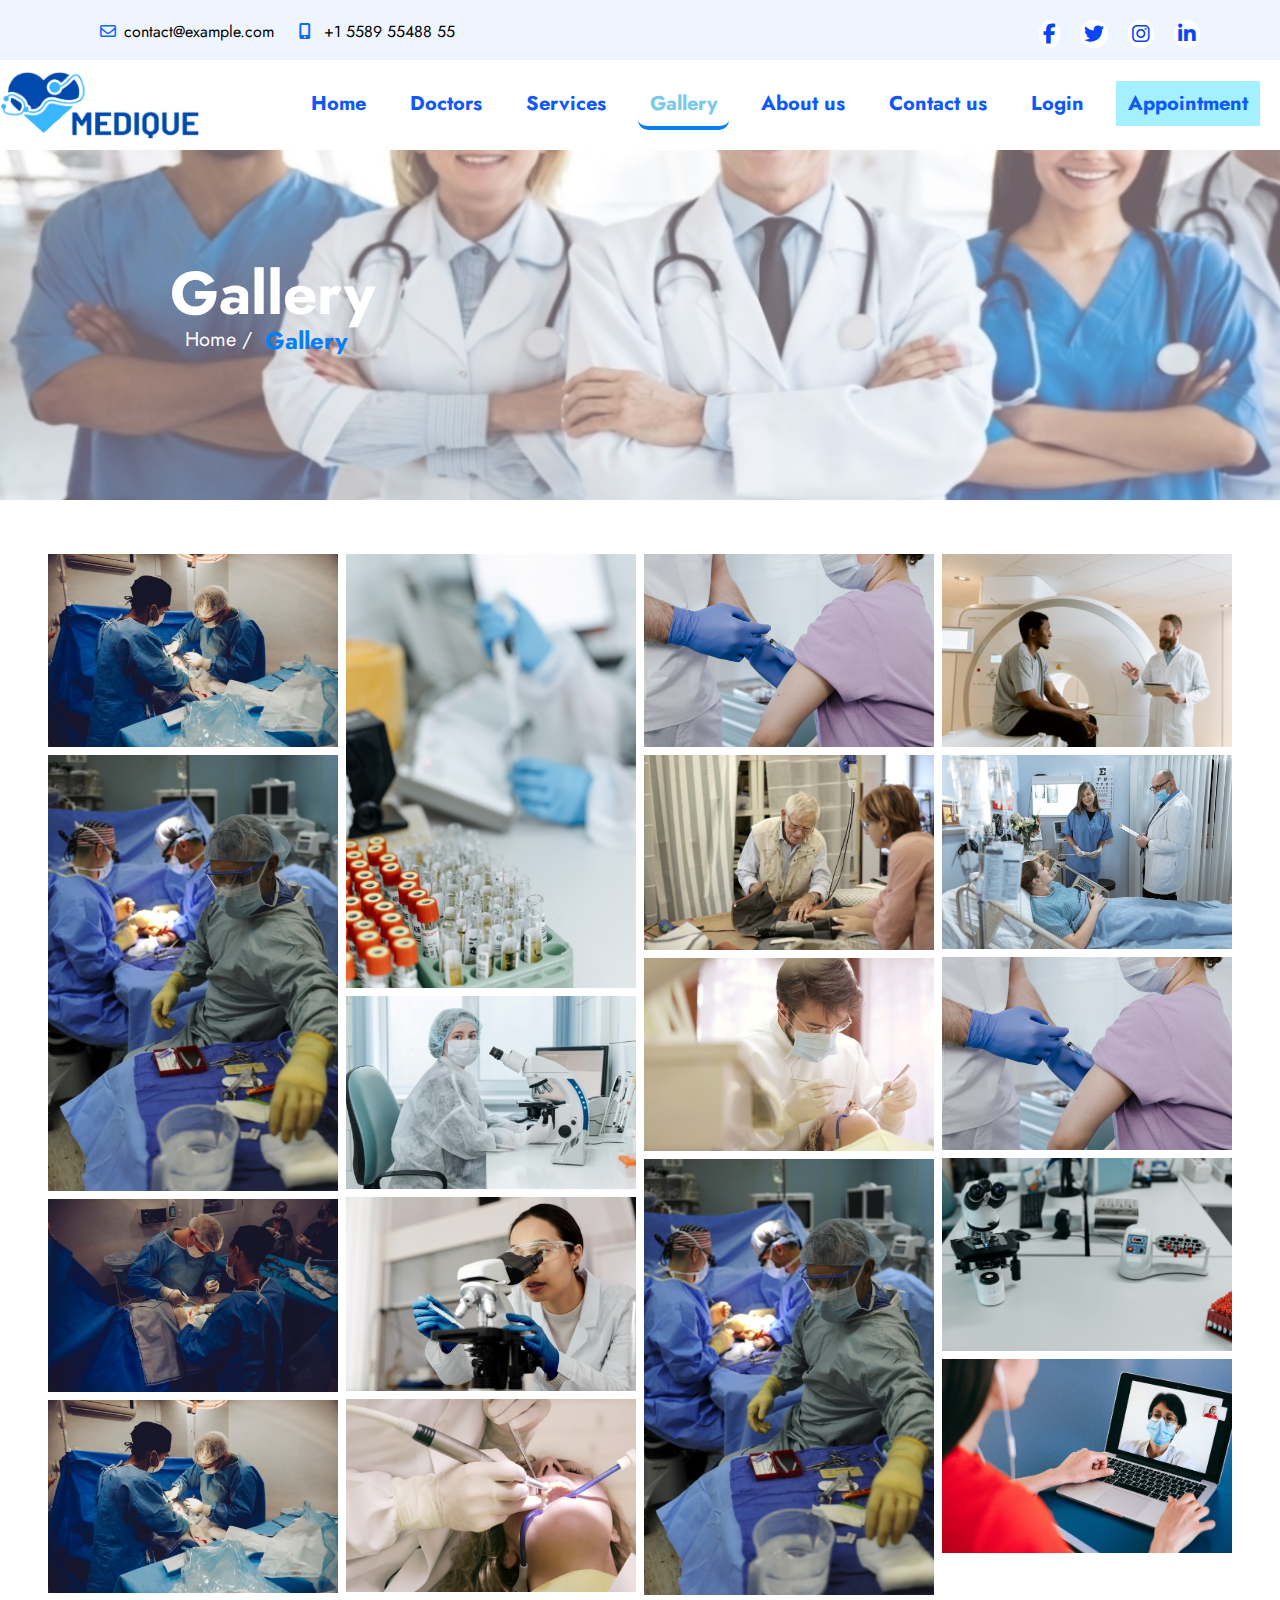
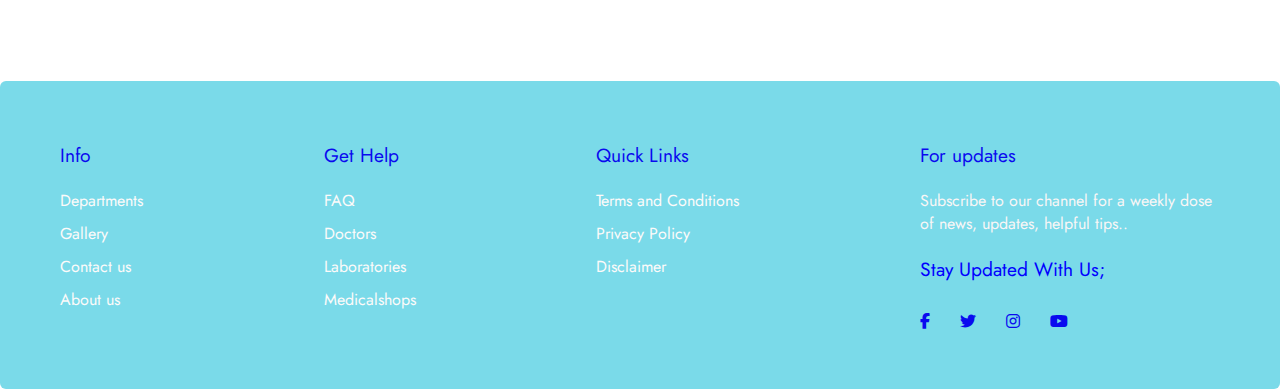
<file: gallery.htm>
<!DOCTYPE html>
<html lang="en">

<head>
    <meta charset="UTF-8">
    <meta name="viewport" content="width=device-width, initial-scale=1.0">
    <title>Gallery</title>
    <link rel="stylesheet" href="gallery.css">
    <link rel="stylesheet" href="home.css">
    <link rel="stylesheet" href="doc.css">
    <link rel="stylesheet" href="restab.css">
    <link rel="stylesheet" href="res600.css">
    <link rel="stylesheet" href="https://cdnjs.cloudflare.com/ajax/libs/font-awesome/6.4.2/css/all.min.css"/>
    <link rel="preconnect" href="https://fonts.gstatic.com">
    <link href="https://fonts.googleapis.com/css2?family=Jost:wght@500;600;700&family=Open+Sans:wght@400;600&display=swap" rel="stylesheet"> 
</head>

<body class="b">
  <header>
 
    <div class="rh">
      <div class="c1">
         <a href="#"><i class="fa-regular fa-envelope"></i>contact@example.com</a>
         <i class="fa-solid fa-mobile-screen-button"></i> +1 5589 55488 55
      </div>
      <div class="c2">
       <a href="#"><i class="fa-brands fa-facebook-f"></i></a>
       <a href="#"><i class="fa-brands fa-twitter"></i></a> 
        <a href="#"><i class="fa-brands fa-instagram"></i></a> 
        <a href="#"><i class="fa-brands fa-linkedin-in"></i></a>
      </div>
    </div>
  
</header>

<div class="header11">
  <img src="medilo.png" style="float: left; max-width: 100%; height: auto;">

  <input type="checkbox" id="menu-bar">
  <label for="menu-bar"><i class="fa-solid fa-bars"></i></label>

  <nav class="navbar">
   <ul class="">
     <li><a href="home.htm" >Home</a></li>
     <li><a  href="doc.htm">Doctors</a></li>
   
     <li class="dropdown">
     <a >Services</a>
     <div class="dropdown-content11">
       <a href="dep.htm">Departments</a>
       <a href="medishop.htm">Medical Shops</a>
       <a href="lab.htm">Laboratory</a>
     </div>
     </li>
   
     <li><a class="active" href="gallery.htm">Gallery</a></li>
     <li><a href="abt.htm">About us </a></li>
     <li><a href="contact.htm">Contact us</a></li>
     
     <li class="dropdown">
     <a href="#">Login</a>
     <div class="dropdown-content11">
       <a href="log.htm">Admin</a>
       <a href="log.htm">Patient</a>
     </div>
     </li>
     <li><a class="apo" href="appo.htm">Appointment</a></li>
    
   </ul>
 </nav>

</div>

    
<div class="header1">
<img  src="header.jpg" > 
<h1 class="h1">Gallery</h1>

<a class="h" href="home.htm" >Home /</a>
<h2>Gallery</h2>
</div>

<div class="row"> 
  <div class="column">
    <img class="ho"  src="g4.jpg" style="width:100%" /> 
    <img   class="ho" src="g1.jpg" style="width:100%">
    <img  class="ho" src="g3.jpg" style="width:100%">
    <img   class="ho" src="g4.jpg" style="width:100%">
   
   
  </div>
  <div class="column">
    <img  class="ho" src="g.jpg" style="width:100%">
    <img  class="ho" src="g9.jpg" style="width:100%">
    <img   class="ho" src="g16.jpg" style="width:100%">
    <img  class="ho" src="g8.jpg" style="width:100%">
    
  </div>  
  <div class="column">
    <img  class="ho" src="g10.jpg" style="width:100%">
    <img  class="ho" src="g12.jpg" style="width:100%">
    <img  class="ho" src="g6.jpg" style="width:100%">
    <img  class="ho" src="g1.jpg" style="width:100%">
    
  </div>
  <div class="column">
    <img  class="ho" src="g14.jpg" style="width:100%">
    <img  class="ho" src="g13.jpg" style="width:100%">
    <img   class="ho"src="g10.jpg" style="width:100%">
    <img  class="ho" src="g18.jpg" style="width:100%">
    <img  class="ho" src="g5.jpg"  style="width:100%">
  </div>
</div>



<footer>
  <div class="footer">
    <div class="footer-row">
      <div class="footer-col">
        <h3>Info</h3>
        <ul class="links">
          <li><a href="dep.htm">Departments</a></li>
          <li><a href="gallery.htm">Gallery</a></li>
          <li><a href="contact.htm">Contact us</a></li>
          <li><a href="abt.htm">About us</a></li>
        </ul>
      </div>

      <div class="footer-col">
        <h3>Get Help</h3>
        <ul class="links">
          <li><a href="#">FAQ</a></li>
          <li><a href="doc.htm">Doctors</a></li>
          <li><a href="lab.htm">Laboratories</a></li>
          <li><a href="medishop.htm">Medicalshops</a></li>
        </ul>
      </div>
      <div class="footer-col">
        <h3>Quick Links</h3>
        <ul class="links">
          <li><a href="#">Terms and Conditions</a></li>
          <li><a href="#">Privacy Policy</a></li>
          <li><a href="#">Disclaimer</a></li>
        </ul>
      </div>
      <div class="footer-col">
        <h3>For updates</h3>
        <p>
          Subscribe to our channel for a weekly dose
          of news, updates, helpful tips..
        </p>
        <h4 style="color: blue;"> Stay Updated With Us;</h4>

        <div class="icons">
          <i class="fa-brands fa-facebook-f"></i>
          <i class="fa-brands fa-twitter"></i>
          <i class="fa-brands fa-instagram"></i>
          <i class="fa-brands fa-youtube"></i>
        </div>
      </div>
    </div>
  </div>
</footer>
</body>
</html>
</file>
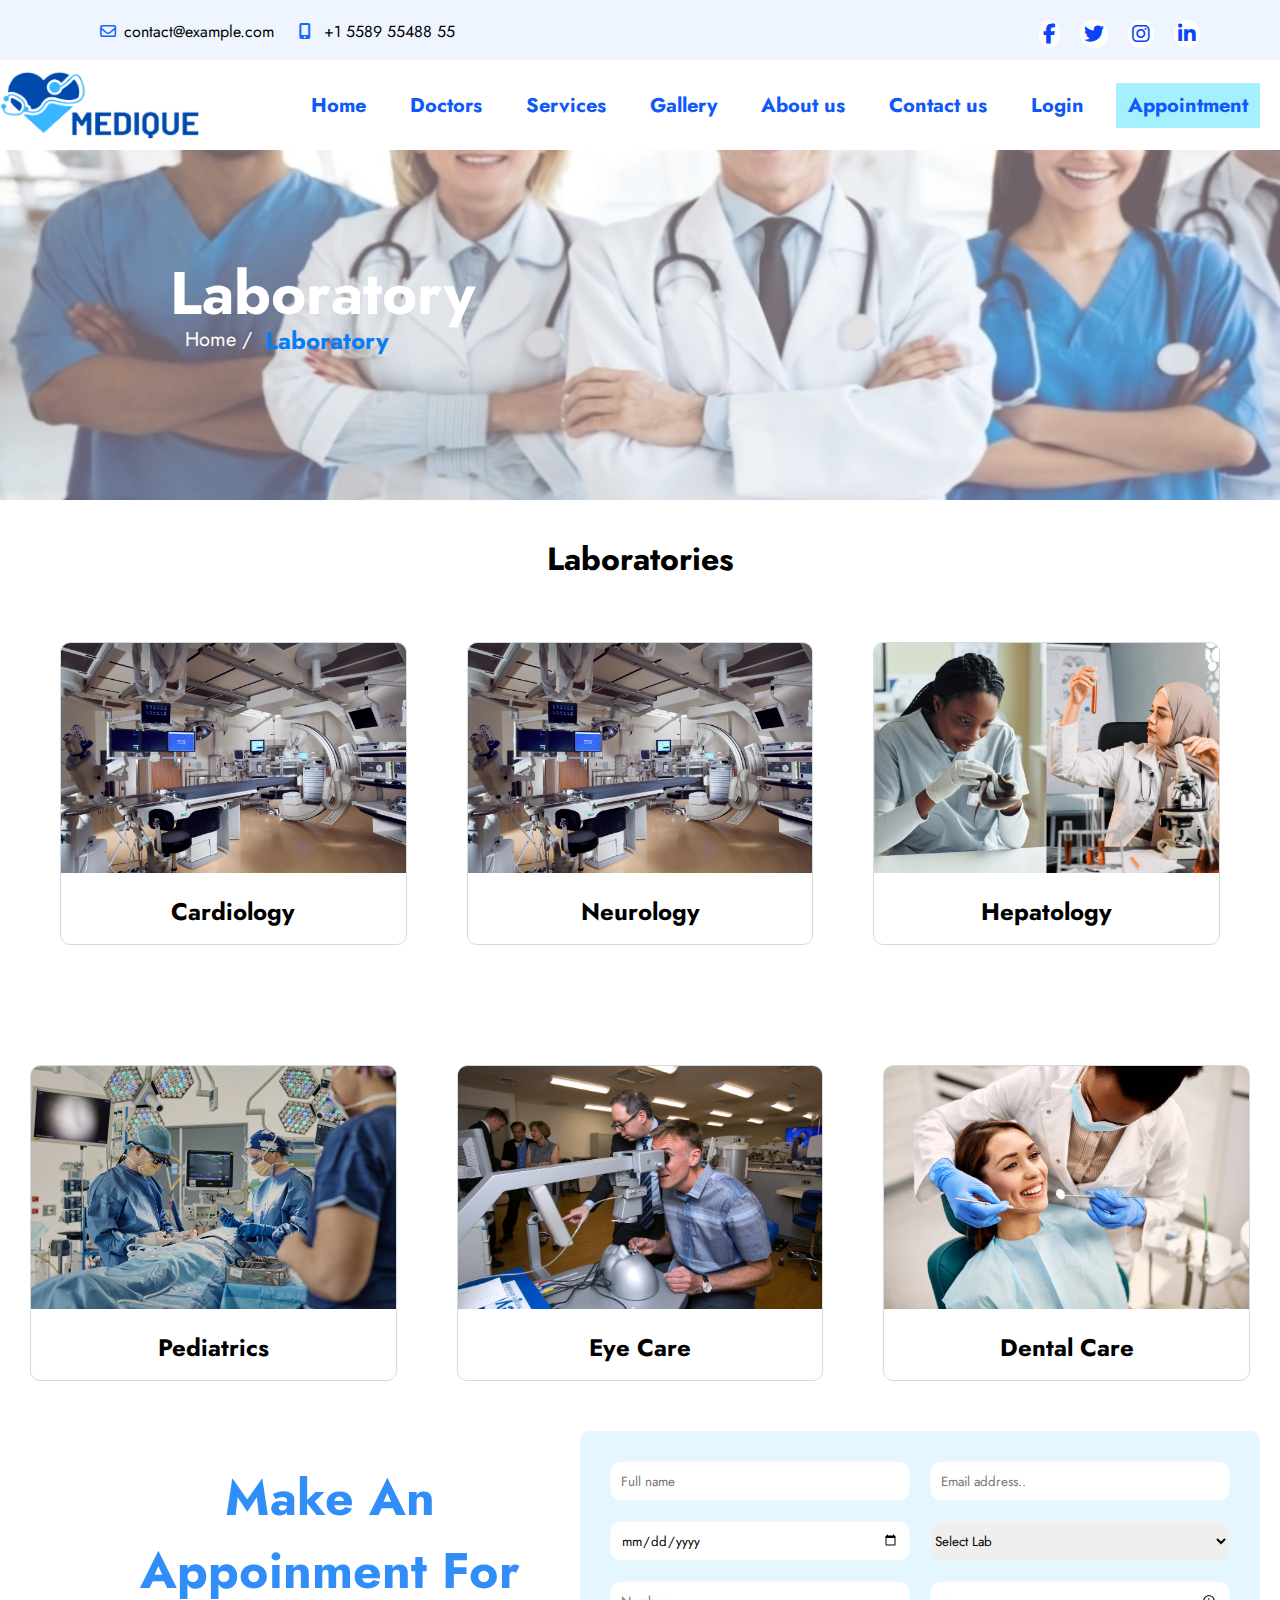
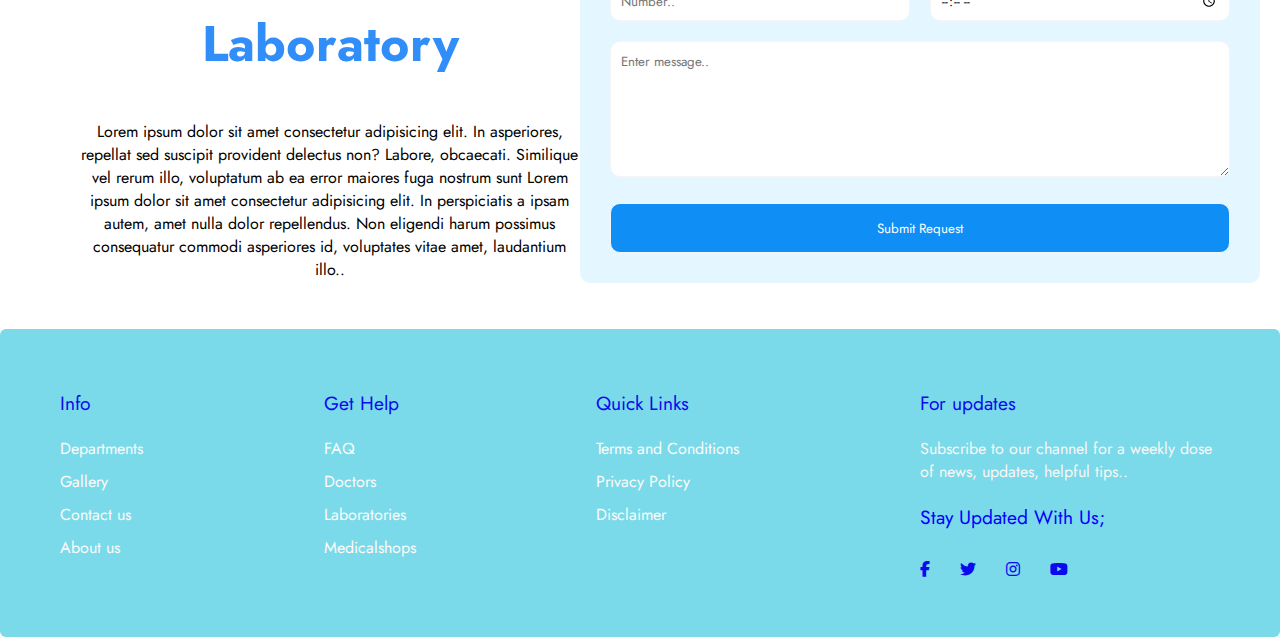
<file: lab.htm>
<!DOCTYPE html>
<html lang="en">

<head>
  <meta charset="UTF-8">
  <meta name="viewport" content="width=device-width, initial-scale=1.0">
  <title>Laboratory</title>
  <link rel="stylesheet" href="home.css">
  <link rel="stylesheet" href="doc.css">
  <link rel="stylesheet" href="gallery.css">
  <link rel="stylesheet" href="lab.css">
  <link rel="stylesheet" href="restab.css">
  <link rel="stylesheet" href="res600.css">
  <link rel="stylesheet" href="https://cdnjs.cloudflare.com/ajax/libs/font-awesome/6.4.2/css/all.min.css" />
  <link rel="preconnect" href="https://fonts.gstatic.com">
  <link href="https://fonts.googleapis.com/css2?family=Jost:wght@500;600;700&family=Open+Sans:wght@400;600&display=swap"
    rel="stylesheet">
</head>

<body class="b">
  <header>

    <div class="rh">
      <div class="c1">
        <a href="#"><i class="fa-regular fa-envelope"></i>contact@example.com</a>
        <i class="fa-solid fa-mobile-screen-button"></i> +1 5589 55488 55
      </div>
      <div class="c2">
        <a href="#"><i class="fa-brands fa-facebook-f"></i></a>
        <a href="#"><i class="fa-brands fa-twitter"></i></a>
        <a href="#"><i class="fa-brands fa-instagram"></i></a>
        <a href="#"><i class="fa-brands fa-linkedin-in"></i></a>
      </div>
    </div>

  </header>
 
  <div class="header11">
    <img src="medilo.png" style="float: left; max-width: 100%; height: auto;">

    <input type="checkbox" id="menu-bar">
    <label for="menu-bar"><i class="fa-solid fa-bars"></i></label>

    <nav class="navbar">
     <ul class="">
       <li><a href="home.htm" >Home</a></li>
       <li><a  href="doc.htm">Doctors</a></li>
     
       <li class="dropdown">
       <a href="#">Services</a>
       <div class="dropdown-content11">
         <a href="dep.htm">Departments</a>
         <a href="medishop.htm">Medical Shops</a>
         <a class="active" href="lab.htm">Laboratory</a>
       </div>
       </li>
     
       <li><a href="gallery.htm">Gallery</a></li>
       <li><a href="abt.htm">About us </a></li>
       <li><a href="contact.htm">Contact us</a></li>
       
       <li class="dropdown">
       <a href="#">Login</a>
       <div class="dropdown-content11">
         <a href="log.htm">Admin</a>
         <a href="log.htm">Patient</a>
       </div>
       </li>
       <li><a class="apo" href="appo.htm">Appointment</a></li>
      
     </ul>
   </nav>

 </div>


  <div class="header1">
    <img src="header.jpg">
    <h1 class="h1">Laboratory</h1>

    <a class="h" href="home.htm">Home /</a>
    <h2>Laboratory</h2>
  </div>

  <h1 class="lh">Laboratories</h1>

  <div class="gl">
    <div class="galry">
      <img src="carlab.jpg" width="600" height="400">
      <div class="di">
        <h2>Cardiology</h2>
      </div>
    </div>

    <div class="galry">
      <img src="carlab.jpg" width="600" height="400">
      <div class="di">
        <h2>Neurology</h2>
      </div>
    </div>

    <div class="galry">
      <img src="heplab.jpg" width="600" height="400">
      <div class="di">
        <h2>Hepatology</h2>
      </div>
    </div>
  </div>

  <div class="g3">
    <div class="galry">
      <img src="paediatric_surgery-1.jpg" width="600" height="400">
      <div class="di">
        <h2>Pediatrics</h2>
      </div>
    </div>

    <div class="galry">
      <img src="eylab.jpg" width="600" height="400">
      <div class="di">
        <h2>Eye Care</h2>
      </div>
    </div>

    <div class="galry">
      <img src="dental.jpg" width="600" height="400">
      <div class="di">
        <h2>Dental Care</h2>
      </div>
    </div>

  </div>
  </div>

  <div class="labap">
    <div class="lap">
      <h1>Make An Appoinment For Laboratory</h1>
      <p class="lp">Lorem ipsum dolor sit amet consectetur adipisicing elit. In asperiores, repellat sed suscipit provident
        delectus non? Labore, obcaecati. Similique vel rerum illo, voluptatum ab ea error maiores fuga nostrum sunt
        Lorem ipsum dolor sit amet consectetur adipisicing elit. In perspiciatis a ipsam autem, amet nulla dolor
        repellendus. Non eligendi harum possimus consequatur commodi asperiores id, voluptates vitae amet, laudantium
        illo..</p>
    </div>


    <div class="fomm">
      <form>
        <div class="da">
          <input type="text" placeholder="Full name">
          <input type="text" class="form-control" placeholder="Email address..">
        </div>

        <div class="da">
          <input type="date" class="form-control">
          <select name="departement" id="departement" class="custom-select">
            <option value="general">Select Lab</option>
            <option value="cardiology">Cardiology</option>
            <option value="dental">Dental</option>
            <option value="neurology">Neurology</option>
            <option value="orthopaedics">Eye Care</option>
            <option value="orthopaedics">Dental</option>
          </select>
        </div>

        <div class="da">
          <input type="text" placeholder="Number..">
          <input type="time">
        </div>

        <div class="msg">
          <textarea name="message" id="message" class="form-control" rows="6" placeholder="Enter message.."></textarea>
        </div>

        <button type="submit" class="btn btn-primary mt-3 wow zoomIn">Submit Request</button>
      </form>
    </div>
  </div>
  <footer>
    <div class="footer">
      <div class="footer-row">
        <div class="footer-col">
          <h3>Info</h3>
          <ul class="links">
            <li><a href="dep.htm">Departments</a></li>
            <li><a href="gallery.htm">Gallery</a></li>
            <li><a href="contact.htm">Contact us</a></li>
            <li><a href="abt.htm">About us</a></li>
          </ul>
        </div>

        <div class="footer-col">
          <h3>Get Help</h3>
          <ul class="links">
            <li><a href="#">FAQ</a></li>
            <li><a href="doc.htm">Doctors</a></li>
            <li><a href="lab.htm">Laboratories</a></li>
            <li><a href="medishop.htm">Medicalshops</a></li>
          </ul>
        </div>
        <div class="footer-col">
          <h3>Quick Links</h3>
          <ul class="links">
            <li><a href="#">Terms and Conditions</a></li>
            <li><a href="#">Privacy Policy</a></li>
            <li><a href="#">Disclaimer</a></li>
          </ul>
        </div>
        <div class="footer-col">
          <h3>For updates</h3>
          <p>
            Subscribe to our channel for a weekly dose
            of news, updates, helpful tips..
          </p>
          <h4 style="color: blue;"> Stay Updated With Us;</h4>

          <div class="icons">
            <i class="fa-brands fa-facebook-f"></i>
            <i class="fa-brands fa-twitter"></i>
            <i class="fa-brands fa-instagram"></i>
            <i class="fa-brands fa-youtube"></i>
          </div>
        </div>
      </div>
    </div>
  </footer>
</body>

</html>
</file>
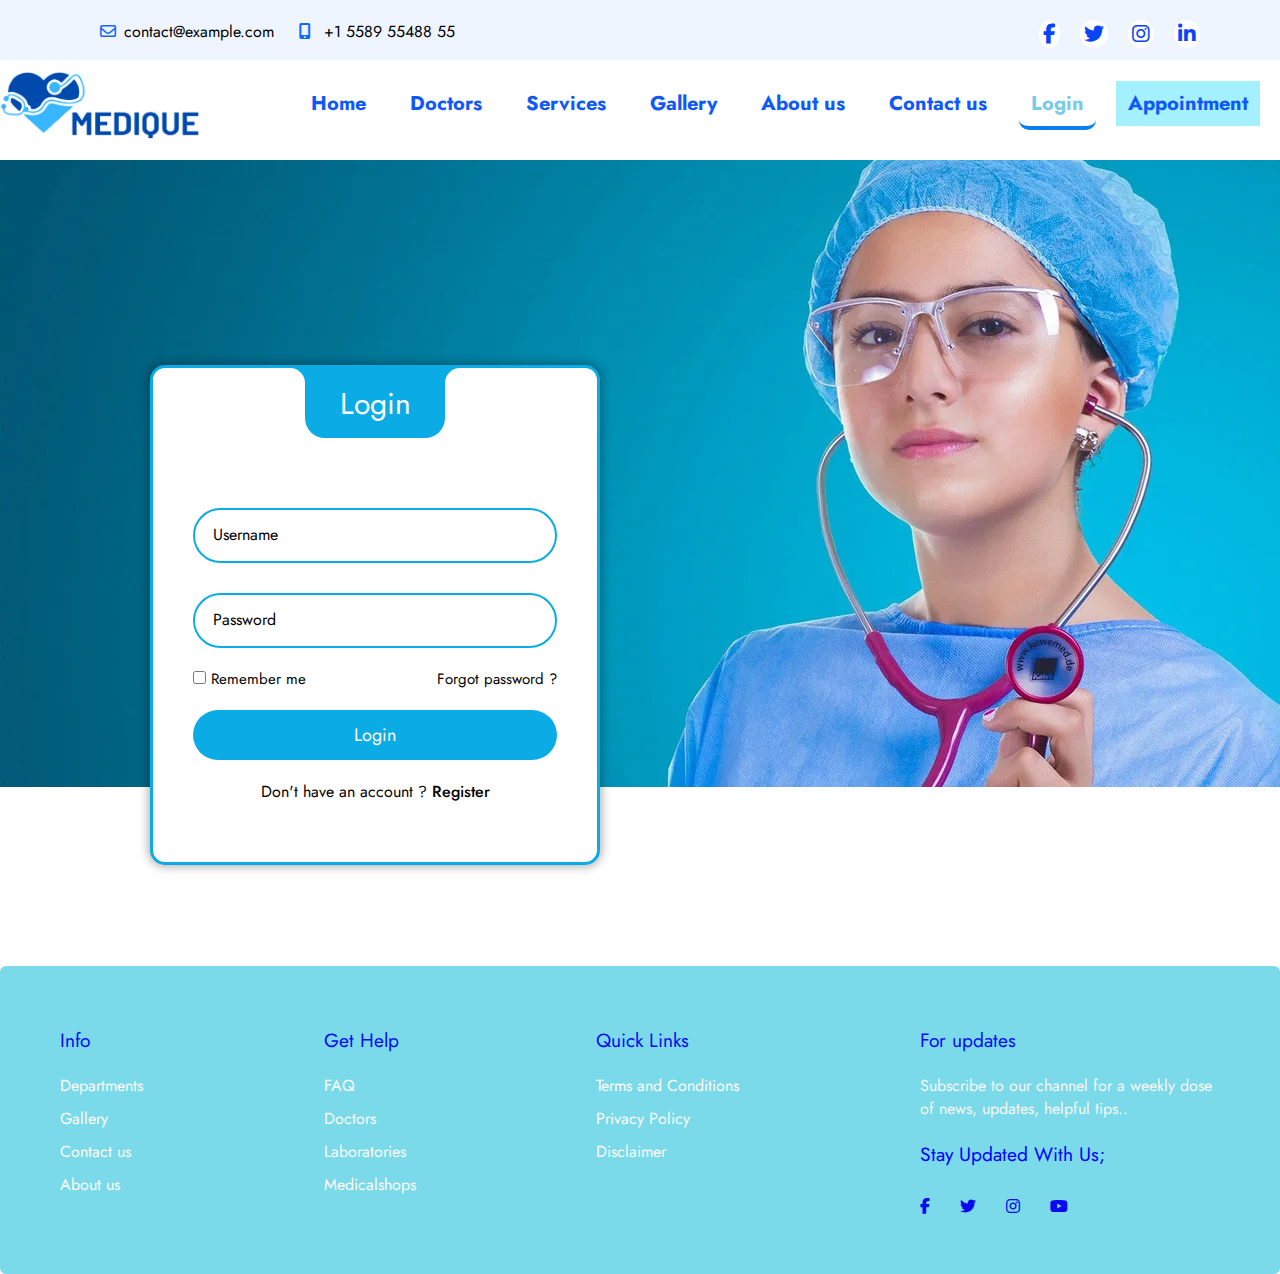
<file: log.htm>
<!DOCTYPE html>
<html>
<head>
	<title>Login Page</title>
	<meta charset="UTF-8">
    <meta name="viewport" content="width=device-width, initial-scale=1.0">
	<!-- <link href='https://unpkg.com/boxicons@2.1.4/css/boxicons.min.css' rel='stylesheet'> -->
    <link rel="stylesheet" href="style.css">
    <link rel="stylesheet" href="doc.css">
	<link rel="stylesheet" href="home.css">
	<link rel="stylesheet" href="restab.css">
	<link rel="stylesheet" href="res600.css">
    <link rel="stylesheet" href="https://cdnjs.cloudflare.com/ajax/libs/font-awesome/6.4.2/css/all.min.css"/>
    <link rel="preconnect" href="https://fonts.gstatic.com">
	<!--Bootsrap 4 CDN-->
	<!-- <link rel="stylesheet" href="https://stackpath.bootstrapcdn.com/bootstrap/4.1.3/css/bootstrap.min.css" integrity="sha384-MCw98/SFnGE8fJT3GXwEOngsV7Zt27NXFoaoApmYm81iuXoPkFOJwJ8ERdknLPMO" crossorigin="anonymous"> -->
    <!--Fontawesome CDN-->
	<link rel="stylesheet" href="https://use.fontawesome.com/releases/v5.3.1/css/all.css" integrity="sha384-mzrmE5qonljUremFsqc01SB46JvROS7bZs3IO2EmfFsd15uHvIt+Y8vEf7N7fWAU" crossorigin="anonymous">
	<link href="https://fonts.googleapis.com/css2?family=Jost:wght@500;600;700&family=Open+Sans:wght@400;600&display=swap" rel="stylesheet"> 
    
	<!--Custom styles-->
	
</head>
<body class="b">
	<header>
 
		<div class="rh">
		  <div class="c1">
			 <a href="#"><i class="fa-regular fa-envelope"></i>contact@example.com</a>
			 <i class="fa-solid fa-mobile-screen-button"></i> +1 5589 55488 55
		  </div>
		  <div class="c2">
		   <a href="#"> <i class="fa-brands fa-facebook-f"></i></a>
		   <a href="#"><i class="fa-brands fa-twitter"></i></a> 
			<a href="#"><i class="fa-brands fa-instagram"></i></a> 
			<a href="#"><i class="fa-brands fa-linkedin-in"></i></i></a>
		  </div>
		</div>
	  
	</header>
	

	<div class="header11">
		<img src="medilo.png" style="float: left; max-width: 100%; height: auto;">
  
		<input type="checkbox" id="menu-bar">
		<label for="menu-bar"><i class="fa-solid fa-bars"></i></label>
  
		<nav class="navbar">
		 <ul class="">
		   <li><a href="home.htm" >Home</a></li>
		   <li><a  href="doc.htm">Doctors</a></li>
		 
		   <li class="dropdown">
		   <a href="#">Services</a>
		   <div class="dropdown-content11">
			 <a href="dep.htm">Departments</a>
			 <a href="medishop.htm">Medical Shops</a>
			 <a href="lab.htm">Laboratory</a>
		   </div>
		   </li>
		 
		   <li><a href="gallery.htm">Gallery</a></li>
		   <li><a href="abt.htm">About us </a></li>
		   <li><a href="contact.htm">Contact us</a></li>
		   
		   <li  class="dropdown">
		   <a class="active" href="#">Login</a>
		   <div class="dropdown-content11">
			 <a class="active" href="#">Admin</a>
			 <a href="patient.htm">Patient</a>
		   </div>
		   </li>
		   <li><a class="apo" href="appo.htm">Appointment</a></li>
		  
		 </ul>
	   </nav>
  
	 </div>
	  
		
		

<div class="wrapper">
		<div class="login-box">
		   <div class="login-header">
			  <span>Login</span>
		   </div>
		   <div class="input_box">
			  <input type="text" id="user" class="input-field" required>
			  <label for="user" class="label">Username</label>
			  <i class="bx bx-user icon"></i>
		   </div>
		   <div class="input_box">
			  <input type="password" id="pass" class="input-field" required>
			  <label for="pass" class="label">Password</label>
			  <i class="bx bx-lock-alt icon"></i>
		   </div>
		   <div class="remember-forgot">
			  <div class="remember-me">
				 <input type="checkbox" id="remember">
				 <label for="remember"> Remember me </label>
			  </div>
			  <div class="forgot">
				 <a href="#">Forgot password ?</a>
			  </div>
		   </div>
		   <div class="input_box">
			  <input type="submit" onclick="n()" class="input-submit" value="Login">
		   </div>
		   <div class="register">
			  <span>Don't have an account ? <a href="register.htm">Register</a></span>
		   </div>
		</div>
	  </div>
<script>
	function n(){
  var name= document.getElementById("user").value;
    alert("Welcome "+name);
}
</script>




<footer>
    <div class="footer">
      <div class="footer-row">
        <div class="footer-col">
          <h3>Info</h3>
          <ul class="links">
            <li><a href="dep.htm">Departments</a></li>
            <li><a href="gallery.htm">Gallery</a></li>
            <li><a href="contact.htm">Contact us</a></li>
            <li><a href="abt.htm">About us</a></li>
          </ul>
        </div>

        <div class="footer-col">
          <h3>Get Help</h3>
          <ul class="links">
            <li><a href="#">FAQ</a></li>
            <li><a href="doc.htm">Doctors</a></li>
            <li><a href="lab.htm">Laboratories</a></li>
            <li><a href="medishop.htm">Medicalshops</a></li>
          </ul>
        </div>
        <div class="footer-col">
          <h3>Quick Links</h3>
          <ul class="links">
            <li><a href="#">Terms and Conditions</a></li>
            <li><a href="#">Privacy Policy</a></li>
            <li><a href="#">Disclaimer</a></li>
          </ul>
        </div>
        <div class="footer-col">
          <h3>For updates</h3>
          <p>
            Subscribe to our channel for a weekly dose
            of news, updates, helpful tips..
          </p>
          <h4 style="color: blue;"> Stay Updated With Us;</h4>

          <div class="icons">
            <i class="fa-brands fa-facebook-f"></i>
            <i class="fa-brands fa-twitter"></i>
            <i class="fa-brands fa-instagram"></i>
            <i class="fa-brands fa-youtube"></i>
          </div>
        </div>
      </div>
    </div>
  </footer>

</body>
</html>
</file>
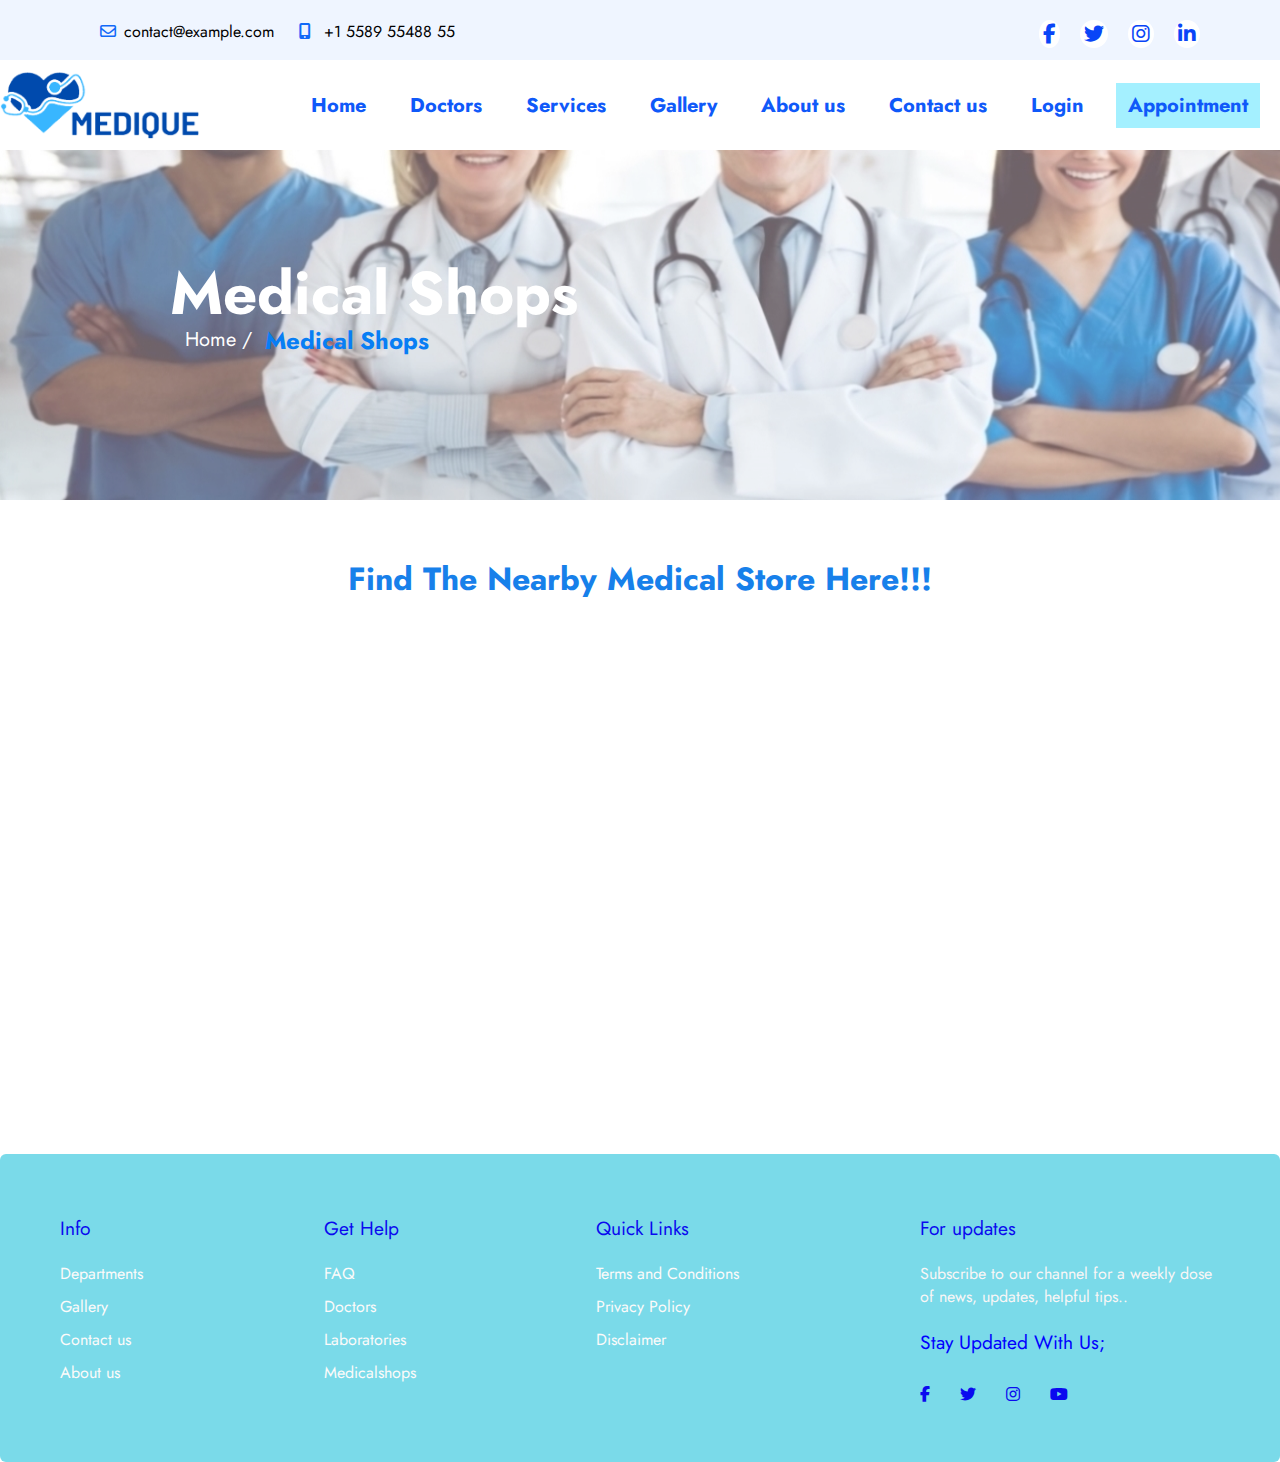
<file: medishop.htm>
<!DOCTYPE html>
<html lang="en">

<head>
  <meta charset="UTF-8">
  <meta name="viewport" content="width=device-width, initial-scale=1.0">
  <title>Medical Shops</title>
  <link rel="stylesheet" href="home.css">
  <link rel="stylesheet" href="doc.css">
  <link rel="stylesheet" href="gallery.css">
  <link rel="stylesheet" href="restab.css">
  <link rel="stylesheet" href="res600.css">
  <link rel="stylesheet" href="https://cdnjs.cloudflare.com/ajax/libs/font-awesome/6.4.2/css/all.min.css" />
  <link rel="preconnect" href="https://fonts.gstatic.com">
  <link href="https://fonts.googleapis.com/css2?family=Jost:wght@500;600;700&family=Open+Sans:wght@400;600&display=swap"
    rel="stylesheet">

</head>

<body class="b">
  <header>

    <div class="rh">
      <div class="c1">
        <a href="#"><i class="fa-regular fa-envelope"></i>contact@example.com</a>
        <i class="fa-solid fa-mobile-screen-button"></i> +1 5589 55488 55
      </div>
      <div class="c2">
        <a href="#"><i class="fa-brands fa-facebook-f"></i></a>
        <a href="#"><i class="fa-brands fa-twitter"></i></a>
        <a href="#"><i class="fa-brands fa-instagram"></i></a>
        <a href="#"><i class="fa-brands fa-linkedin-in"></i></a>
      </div>
    </div>

  </header>


  <div class="header11">
    <img src="medilo.png" style="float: left; max-width: 100%; height: auto;">

    <input type="checkbox" id="menu-bar">
    <label for="menu-bar"><i class="fa-solid fa-bars"></i></label>

    <nav class="navbar">
     <ul class="">
       <li><a href="home.htm" >Home</a></li>
       <li><a  href="doc.htm">Doctors</a></li>
     
       <li class="dropdown">
       <a href="#">Services</a>
       <div  class="dropdown-content11">
         <a href="dep.htm">Departments</a>
         <a class="active" href="#">Medical Shops</a>
         <a href="lab.htm">Laboratory</a>
       </div>
       </li>
     
       <li><a href="gallery.htm">Gallery</a></li>
       <li><a href="abt.htm">About us </a></li>
       <li><a href="contact.htm">Contact us</a></li>
       
       <li class="dropdown">
       <a href="#">Login</a>
       <div class="dropdown-content11">
         <a href="log.htm">Admin</a>
         <a href="log.htm">Patient</a>
       </div>
       </li>
       <li><a class="apo" href="appo.htm">Appointment</a></li>
      
     </ul>
   </nav>
 </div>

  <div class="header1">
    <img src="header.jpg">
    <h1 class="h1">Medical Shops</h1>

    <a class="h" href="home.htm">Home /</a>
    <h2>Medical Shops</h2>
  </div>

  <div class="mh">
    <h1>Find The Nearby Medical Store Here!!!</h1>
  </div>

  <div class="mp">
    <iframe
      src="https://www.google.com/maps/embed?pb=!1m16!1m12!1m3!1d3777759.4542097747!2d71.32670362899852!3d22.38312956812896!2m3!1f0!2f0!3f0!3m2!1i1024!2i768!4f13.1!2m1!1smedical%20store%20near%20me!5e0!3m2!1sen!2sin!4v1707493611988!5m2!1sen!2sin"
      width="1200px" height="450" style="border:0;" allowfullscreen="" loading="lazy"
      referrerpolicy="no-referrer-when-downgrade"></iframe>
  </div>

  <footer>
    <div class="footer">
      <div class="footer-row">
        <div class="footer-col">
          <h3>Info</h3>
          <ul class="links">
            <li><a href="dep.htm">Departments</a></li>
            <li><a href="gallery.htm">Gallery</a></li>
            <li><a href="contact.htm">Contact us</a></li>
            <li><a href="abt.htm">About us</a></li>
          </ul>
        </div>

        <div class="footer-col">
          <h3>Get Help</h3>
          <ul class="links">
            <li><a href="#">FAQ</a></li>
            <li><a href="doc.htm">Doctors</a></li>
            <li><a href="lab.htm">Laboratories</a></li>
            <li><a href="medishop.htm">Medicalshops</a></li>
          </ul>
        </div>
        <div class="footer-col">
          <h3>Quick Links</h3>
          <ul class="links">
            <li><a href="#">Terms and Conditions</a></li>
            <li><a href="#">Privacy Policy</a></li>
            <li><a href="#">Disclaimer</a></li>
          </ul>
        </div>
        <div class="footer-col">
          <h3>For updates</h3>
          <p>
            Subscribe to our channel for a weekly dose
            of news, updates, helpful tips..
          </p>
          <h4 style="color: blue;"> Stay Updated With Us;</h4>

          <div class="icons">
            <i class="fa-brands fa-facebook-f"></i>
            <i class="fa-brands fa-twitter"></i>
            <i class="fa-brands fa-instagram"></i>
            <i class="fa-brands fa-youtube"></i>
          </div>
        </div>
      </div>
    </div>
  </footer>
</body>

</html>
</file>
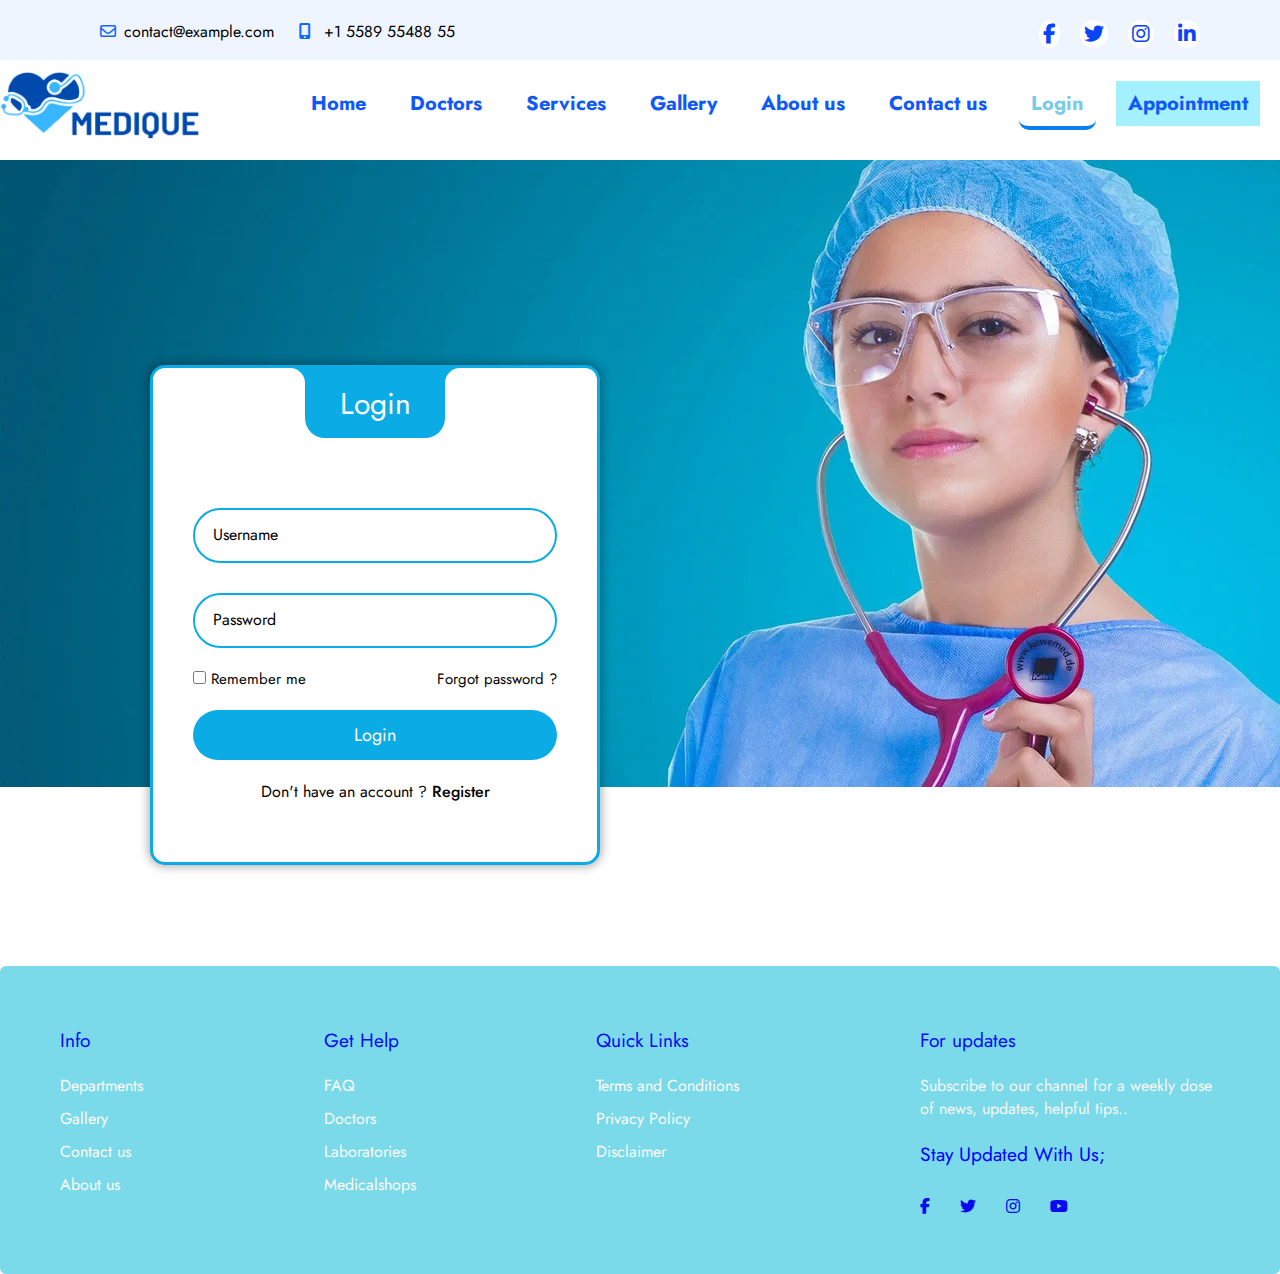
<file: patient.htm>
<!DOCTYPE html>
<html>
<head>
	<title>Login Page</title>
	<meta charset="UTF-8">
    <meta name="viewport" content="width=device-width, initial-scale=1.0">
	<!-- <link href='https://unpkg.com/boxicons@2.1.4/css/boxicons.min.css' rel='stylesheet'> -->
    <link rel="stylesheet" href="style.css">
    <link rel="stylesheet" href="doc.css">
	<link rel="stylesheet" href="home.css">
	<link rel="stylesheet" href="restab.css">
	<link rel="stylesheet" href="res600.css">
    <link rel="stylesheet" href="https://cdnjs.cloudflare.com/ajax/libs/font-awesome/6.4.2/css/all.min.css"/>
    <link rel="preconnect" href="https://fonts.gstatic.com">
	<!--Bootsrap 4 CDN-->
	<!-- <link rel="stylesheet" href="https://stackpath.bootstrapcdn.com/bootstrap/4.1.3/css/bootstrap.min.css" integrity="sha384-MCw98/SFnGE8fJT3GXwEOngsV7Zt27NXFoaoApmYm81iuXoPkFOJwJ8ERdknLPMO" crossorigin="anonymous"> -->
    <!--Fontawesome CDN-->
	<link rel="stylesheet" href="https://use.fontawesome.com/releases/v5.3.1/css/all.css" integrity="sha384-mzrmE5qonljUremFsqc01SB46JvROS7bZs3IO2EmfFsd15uHvIt+Y8vEf7N7fWAU" crossorigin="anonymous">
	<link href="https://fonts.googleapis.com/css2?family=Jost:wght@500;600;700&family=Open+Sans:wght@400;600&display=swap" rel="stylesheet"> 
    
	<!--Custom styles-->
	
</head>
<body class="b">
	<header>
 
		<div class="rh">
		  <div class="c1">
			 <a href="#"><i class="fa-regular fa-envelope"></i>contact@example.com</a>
			 <i class="fa-solid fa-mobile-screen-button"></i> +1 5589 55488 55
		  </div>
		  <div class="c2">
		   <a href="#"> <i class="fa-brands fa-facebook-f"></i></a>
		   <a href="#"><i class="fa-brands fa-twitter"></i></a> 
			<a href="#"><i class="fa-brands fa-instagram"></i></a> 
			<a href="#"><i class="fa-brands fa-linkedin-in"></i></i></a>
		  </div>
		</div>
	  
	</header>
	

	<div class="header11">
		<img src="medilo.png" style="float: left; max-width: 100%; height: auto;">
  
		<input type="checkbox" id="menu-bar">
		<label for="menu-bar"><i class="fa-solid fa-bars">s</i></label>
  
		<nav class="navbar">
		 <ul class="">
		   <li><a href="home.htm" >Home</a></li>
		   <li><a  href="doc.htm">Doctors</a></li>
		 
		   <li class="dropdown">
		   <a href="#">Services</a>
		   <div class="dropdown-content11">
			 <a href="dep.htm">Departments</a>
			 <a href="medishop.htm">Medical Shops</a>
			 <a href="lab.htm">Laboratory</a>
		   </div>
		   </li>
		 
		   <li><a href="gallery.htm">Gallery</a></li>
		   <li><a href="abt.htm">About us </a></li>
		   <li><a href="contact.htm">Contact us</a></li>
		   
		   <li  class="dropdown">
		   <a class="active" href="#">Login</a>
		   <div class="dropdown-content11">
			 <a  href="log.htm">Admin</a>
			 <a class="active" href="#">Patient</a>
		   </div>
		   </li>
		   <li><a class="apo" href="appo.htm">Appointment</a></li>
		  
		 </ul>
	   </nav>
  
	 </div>
	  
		
		

<div class="wrapper">
		<div class="login-box">
		   <div class="login-header">
			  <span>Login</span>
		   </div>
		   <div class="input_box">
			  <input type="text" id="user" class="input-field" required>
			  <label for="user" class="label">Username</label>
			  <i class="bx bx-user icon"></i>
		   </div>
		   <div class="input_box">
			  <input type="password" id="pass" class="input-field" required>
			  <label for="pass" class="label">Password</label>
			  <i class="bx bx-lock-alt icon"></i>
		   </div>
		   <div class="remember-forgot">
			  <div class="remember-me">
				 <input type="checkbox" id="remember">
				 <label for="remember"> Remember me </label>
			  </div>
			  <div class="forgot">
				 <a href="#">Forgot password ?</a>
			  </div>
		   </div>
		   <div class="input_box">
			  <input type="submit" class="input-submit" value="Login">
		   </div>
		   <div class="register">
			  <span>Don't have an account ? <a href="register.htm">Register</a></span>
		   </div>
		</div>
	  </div>





<footer>
    <div class="footer">
      <div class="footer-row">
        <div class="footer-col">
          <h3>Info</h3>
          <ul class="links">
            <li><a href="dep.htm">Departments</a></li>
            <li><a href="gallery.htm">Gallery</a></li>
            <li><a href="contact.htm">Contact us</a></li>
            <li><a href="abt.htm">About us</a></li>
          </ul>
        </div>

        <div class="footer-col">
          <h3>Get Help</h3>
          <ul class="links">
            <li><a href="#">FAQ</a></li>
            <li><a href="doc.htm">Doctors</a></li>
            <li><a href="lab.htm">Laboratories</a></li>
            <li><a href="medishop.htm">Medicalshops</a></li>
          </ul>
        </div>
        <div class="footer-col">
          <h3>Quick Links</h3>
          <ul class="links">
            <li><a href="#">Terms and Conditions</a></li>
            <li><a href="#">Privacy Policy</a></li>
            <li><a href="#">Disclaimer</a></li>
          </ul>
        </div>
        <div class="footer-col">
          <h3>For updates</h3>
          <p>
            Subscribe to our channel for a weekly dose
            of news, updates, helpful tips..
          </p>
          <h4 style="color: blue;"> Stay Updated With Us;</h4>

          <div class="icons">
            <i class="fa-brands fa-facebook-f"></i>
            <i class="fa-brands fa-twitter"></i>
            <i class="fa-brands fa-instagram"></i>
            <i class="fa-brands fa-youtube"></i>
          </div>
        </div>
      </div>
    </div>
  </footer>

</body>
</html>
</file>
<file: home.css>
* {

    margin: 0px;

    padding: 0px;
  
    box-sizing: border-box;

    font-family: jost;
  }
  
  .b
  {
      background-color:white;
      background-size: 100%;
      background-repeat: no-repeat;
  }
  header{
    height: 60px;
    /* background-color: #a4d9efd9; */
    background-color: #EFF5FF;
  }
  .rh i:hover{
    color: #81a9f8;
  }
  .rh{
    display: flex;
    justify-content: space-between;

  }
  a{
    text-decoration: none !important;
}
  .c1 i{
    color: #1169f8;
    padding-right:8px ;
  }
  .c1 {
   margin:20px 20px 20px 100px;
  }
  .c1 a{
    margin-right: 20px;
  }
  .c2{
    display: flex;
    margin-right: 60px;
  }
  .c2 i{

    /* padding: 20px 60px 20px auto; */
   margin: 20px 20px 20px auto;
   font-size: 20px;
   color: #0945f7;
   display: block;
   background-color: white;
   border: 4px solid white;
   border-radius: 50%;
  }
  .ni{
    width: 40%;
  }
 .im{
  padding: 25px;
 }
  /* navigation-------------------> */
  .dropdown-content11
{
display: none;
position: absolute;
background-color: white;
min-width: 160px;
z-index: 1;
}

.dropdown:hover .dropdown-content11
{
display: block;
border-radius:0px 10px 10px 10px;

}


.dropdown-content11 a 
{
padding: 12px 16px;
display: block;
text-decoration: none;
color: rgb(8, 126, 244);
}


.dropdown-content11 a:hover
{
color: rgb(11, 171, 230);
border-bottom:4px solid  rgb(8, 126, 244)  ;
border-radius: 10px;

} 
.header11{
/* position: fixed; */
/* top: 30px; */
position: sticky;
top: 0;
left: 0;
right: 0;
height: 90px;
width: 100%;
display: flex; 
align-items: center; 
justify-content: space-between;
z-index: 1;
background-color: white;
}



.header11 .navbar ul{ 
   list-style: none;
   justify-self: baseline;
 }

.header11 .navbar ul li{
  margin-right: 20px;
    position: relative;
    float: left;
}

.header11 .navbar ul li a{
  text-decoration: none;
  color: rgb(15, 89, 249);
  transition: border .2s;
  font-size: larger;
  font-weight: bold;
  font-family: jost;
  font-size: 20px;
  padding: 8px 12px;
  display: block;
}


.header11 .navbar ul a:hover{
 
  color: rgb(11, 171, 230);
    border-bottom:4px solid  rgb(8, 126, 244)  ;
    border-radius: 10px;
 }
 nav .apo{
  background-color:  rgba(104, 230, 255, 0.6); 
}
nav .active {
  
  color: rgb(119, 202, 233) !important;
  border-bottom:4px solid  rgb(8, 126, 244)  ; 
  border-radius: 10px;
}
.dropdown-content11
 {
  display: none;
  position: absolute;
  background-color: white;
  min-width: 160px;
  z-index: 1;
}

.dropdown:hover .dropdown-content11
 {
  display: block;
  border-radius:0px 10px 10px 10px;
 
}


.dropdown-content11 a 
{
  padding: 12px 16px;
  display: block;
  text-decoration: none;
  color: rgb(8, 126, 244);
}


.dropdown-content11 a:hover
 {
  color: rgb(11, 171, 230);
  border-bottom:4px solid  rgb(8, 126, 244)  ;
  border-radius: 10px;

} 
 
 .header11 .navbar ul li:hover > ul{
  display: initial;
 }


 #menu-bar{
  display: none;
 }

 .header11 label{
  top: 10px;
  font-size: 30px;
  color: #064ede;
  cursor: pointer;
  display: none;
  
 }


     nav .icon a:hover i {
     animation: none;
      margin-top: 20px;
      border: none !;
     }
 
  .btnn {
      font-family:jost;
      font-weight:bold;
      font-size: large;
      
      color: rgb(15, 89, 249);
      transition: border .2s;
     
      animation: fade-right 0.7s ease-in;
      text-decoration: none ;
      padding: 5px 12px;
  }
  
 
  
/* header-------- */
.hdr
{
width: 100%;
text-align: center;
top: 300px ;
max-width:1500px;
/* position: relative; */
}
.he 
{
  display: block;
  /* background-color:aquamarine; */
  color: white;
  top: 245px;
  left: 170px;
  font-size:  70px;
  position: absolute;
}
.hdr h2{
position: absolute;
top: 321px;
left: 355px;
color: rgb(8, 126, 244);
}

.hdr img{
  /* max-width:100%;
  height:auto; */
  opacity: 70%;
  /* width: 1660px;*/
  height: 350px;
  /* object-fit: cover;  */
  width:100%;
  /* height:100%; */
  object-fit:cover;
}
.h  {
  position: absolute;
  display: flex;
  font-size: 20px !important;
  color: rgb(252, 250, 250);
  padding: 10px;
  top: 315px;
  left: 175px;
  text-decoration: none;
  color: white;
  /* border-right: 3px solid rgb(253, 250, 250); */
}
.s{
    position: absolute;
    display: flex;
    font-size: 20px !important;
    color: rgb(252, 250, 250);
    padding: 10px;
    top: 315px;
    left: 250px;
    text-decoration: none;
    color: white;
}

.abt{
display: flex ;
margin-top: 40px;
flex-direction: unset;
background-color: #eaeffb;
height: 500px;
}
.abt .left{
width: 50%;

}
.abt .left img{
  width: 80%;
  margin-left: 50px;
  margin-top: 50px;
  box-shadow: 6px 4px 5px 7px rgba(121, 182, 182, 0.679);
  }
.abt .right .pr{
  color:  rgb(8, 87, 244);;
  font-size: 60px;
  margin-bottom: 10px;
}
.abt .right{
  margin-top: 50px;
width: 47%;
}
.abt .right button{
  margin-top: 40px;
  padding: 8px 16px;
  background-color:rgb(170, 223, 248);
  border: 1px solid black;
  font-size: 15px;
  border-radius: 9px;
  }
  .abt .right button:hover{
    background-color: #3ec6eff9;
    cursor: pointer;
    }
  
/* appoinment------------------- */
/* .labp{
    display: flex; 
   text-align: center;
   justify-content: center;
}  */


.fom
{
  width: 100%;
  text-align: center;
  
  margin: 20px 20px auto auto;  
  background-color: #e0f5ffe0;
  padding: 20px;
}
.fom .app{
  font-size: 30px;
  margin-bottom: 20px;
  font-weight: bold;
  color: #1169f8;
}




.msg textarea{
  border: 1px solid whitesmoke;
  border-radius: 10px;
  margin: 10px;
  width: 620px ;
  padding: 10px;
  /* height: 40px; */
}
.da input{
  border: 1px solid whitesmoke;
  border-radius: 10px;
  margin: 10px;
  width: 300px;
  height: 40px;
  padding: 10px;
}

.da select{
  border: 1px solid whitesmoke;
  border-radius: 10px;
  margin: 10px;
  width: 300px;
  height: 40px;
}
.fom button{
  border: 1px solid whitesmoke;
  background-color: rgb(15, 142, 245);
  border-radius: 10px;
  color: white;
  width: 620px;
  margin: 10px;
  height: 50px;
}



/* FOOTER---------- */
  .footer {
    position:absolute;
    margin-top:200px;
    left: 50%;
    transform: translate(-50%, -50%);
    max-width: 1580px;
    width: 100%;
    background: rgb(122, 218, 233);
    border-radius: 6px;
  
  }
  
  .footer .footer-row {
    display: flex;
    flex-wrap: wrap;
    justify-content: space-between;
    gap: 3.5rem;
    padding: 60px;
  }
  
  .footer-row .footer-col h3,h4 {
    color: rgb(10, 10, 239);
    font-size: 1.2rem;
    font-weight: 400;
  }
  
  .footer-col .links {
    margin-top: 20px;
    margin-left: 0;
  }
  
  .footer-col .links li {
    list-style: none;
    margin-bottom: 10px;
  }
  
  .footer-col .links li a {
    text-decoration: none;
    color: #fdfafa;
  }
  
  .footer-col .links li a:hover {
    color: #1169f8;
  }
  
  .footer-col p {
    margin: 20px 0;
    color: #f9f6f6;
    max-width: 300px;
  }
  
  .footer-col form {
    display: flex;
    gap: 5px;
  }
  
  .footer-col input {
    height: 40px;
    border-radius: 6px;
    background: none;
    width: 50%;
    outline: none;
    border: 1px solid #7489C6 ;
    caret-color: #ffffff;
    color: #f5f3f3;
    padding-left: 55px;
  }
  
  .footer-col input::placeholder {
    color: #fbfafa;
  }
  
   
  
  .footer-col .icons {
    display: flex;
    margin-top: 30px;
    gap: 30px;
    cursor: pointer;
  }
  
  .footer-col .icons i {
    color: rgb(10, 10, 239);
  }
  
  .footer-col .icons i:hover  {
    color: rgb(248, 248, 252);
  }
  
  nav .icon {
    display: none;
  }


  /* @media (max-width: 600px) { */

   /* nav{
       display: block;
    }
   nav .ni{
    width: 100%;
   }
    nav ul{
    display: block;
    position: absolute;
    max-width: 100%;
    margin: 20px;
   }
   .active{
    border:3px rebeccapurple;
   
   }
   nav ul li{
    animation: none;
    border: none;
    
   } */
   /* .abt{
    display: contents;
   }
   .abt .right .pr{
    font-size: 30px;
   }
   .abt .left img{
    width: 170%;
   }
   .abt .right {
    text-align: center;
    width: 100%;
    margin-left: 25px;
   }
  .section{
    display: none;
  }
    .footer {
      position: relative;
      bottom: 0;
      left: 0;
      transform: none;
      width: 100%;
      border-radius: 0;
    }
  
    .footer .footer-row {
      padding: 20px;
      gap: 1rem;
    }
  
    .footer-col form {
      display: block;
    }
  
    .footer-col form :where(input, button) {
      width: 100%;
    }
  
    .footer-col form button {
      margin: 10px 0 0 0;
    } */

  
  /* @media screen and (max-width: 600px) {
    .c1 i{
      color: #1169f8;
      padding-right:10px ;
    }
    .c1 {
      width: 50%;
     margin:10px 0px 20px 0px;
     font-size: 15px;
    }
    .c1 a{
      margin-right: 10px;
    }
    .c2{
      width: 50%;
      display: flex;
      margin-right: 0px;
    }
    .c2 i{
  
      
     margin: 20px 20px 20px auto;
     font-size: px;
     color: #0945f7;
     display: block;
     background-color: white;
     border: 4px solid white;
     border-radius: 50%;
    }





    nav a {display: none;}
    nav a.icon {
      margin-top: 5px;
      float: right;
      display: block;
    }
   nav ul{
    margin:20px auto auto 0px;
    display: block;
    width: 100%;
    float: left;
   }
   header{
    width: 100%;
   }
    nav.responsive {
      position: relative;
      margin-top: 100px;
    }
    nav.responsive .icon {
      position: absolute;
      right: 0;
      top: 0;
    }
    nav.responsive li a {
      float: none;
      width: 100%;
      display: block;
      text-align: left;
    }
    .header1 img{
      width: 400px;
      height: 200px;
    }
  }

  
  */
</file>
<file: restab.css>
@media (max-width: 1180px) 
{
  .header11{
    padding: 8px;
    
  }
  .header11 img{
    width: 150px;
  }

  nav .active{
    color: #73d5ff !important;
    border-bottom: none;
  
  }
  .header11 label{
    display: initial;
    float: right;
    text-align: right;
  }

  .header11 .navbar{
    position: static;
    position: absolute;
    top: 70px;;
    left: 0px;
    right: 0;
    background-color: #fffffff4 !important;
    border-top: 1px solid rgba(0,0,0,0.1);
    display: none;
    z-index: 1;
  }
  .header11 .navbar ul{
    padding: 0%;
  }
  .header11 .navbar ul li{
    width: 100%;
  }
.box{
    width: 100%;
}  
.dropdown-content11 {
  display: none;
  position: absolute;
  margin:-30px auto auto 110px;
  background-color: rgb(248, 248, 248);
  min-width: 160px;
  z-index: 1;
}
.dropdown:hover .dropdown-content11
 {
  display: block;
  border-radius:0px 10px 10px 10px;
 
}


  #menu-bar:checked ~ .navbar{
    display: initial;
  }
 
    .abt{
     display: contents;
    }
    .abt .right .pr{
     font-size: 30px;
    }
    .abt .left img{
     width: 175%;
    }
    .abt .right {
     text-align: center;
     width: 95%;
     margin-left: 25px;
    }
   .section{
     display: none;
   }
     .footer {
       position: relative;
       bottom: 0;
       left: 0;
       transform: none;
       width: 100%;
       border-radius: 0;
     }
   
     .footer .footer-row {
       padding: 20px;
       gap: 1rem;
     }
   
     .footer-col form {
       display: block;
     }
   
     .footer-col form :where(input, button) {
       width: 100%;
     }
   
     .footer-col form button {
       margin: 10px 0 0 0;
     }
     #proparallax { 
      min-height: 14.5rem;
      margin-right: 6px;
     
    }	
     .c1 i{
       color: #1169f8;
       padding-right:10px ;
     }
     .c1 {
       width: 45%;
      margin:10px 0px 20px 9px;
      font-size: 17px;
     }
     .c1 a{
       /* margin-right: 10px; */
       font-size: large;
     }
     .c2{
       width: 29%;
       display: flex;
       margin: 0px;
      
     }
     .c2 i{
   
       /* padding: 20px 60px 20px auto; */
      margin: 20px 20px 20px auto;
      font-size: 20px;
      color: #0945f7;
      display: block;
      background-color: white;
      border: 4px solid white;
      border-radius: 50%;
     }
    
    nav img{
        width: 200px;
        height: 90px;
    }
    .ni{
      width: 100%;
    }
  
     .login-box{
      margin: auto;
     }
     
     .header1 img{
       /* width: 390px;
       height: 150px; */
       width:100%;
      height:100%;
      object-fit:cover;
     }

     .hdr img{
      /* width: 390px;
      height: 150px; */
      width:100%;
      height:100%;
      object-fit:cover;
    }
   .header1 .h1{
    top:188px;
    left: 136px;
    font-size: 50px;
   }
   .hdr .h1{
    top:190px;
    left: 136px;
    font-size: 50px;
   }
  .header1 h2{
    top: 245px;
    left: 220px;
    font-size: 30px;
  }
  .hdr h2{
    top: 245px;
    left: 113px;
    font-size: 20px;
  }
  .header1 .h{
    top: 243px;
    left: 129px;
    font-size:23px;
    font-weight: bold;
  }
  .hdr .h{
    top: 194px;
    left: 39px;
    /* font-size:px; */
  }
  .hdr h2{
    top: 209px;
    left: 206px;
    font-size: 20px;
  }
  .hdr .s{
    top: 195px;
    left: 105px;
  }
  p .text-center{
    font-size: 4px;
  }
  .hdr .he{
    left: 40px;
    top:170px;
    font-size: 30px;
  }
  .d{
    margin: auto;
    left: 50%;
    justify-content:center;
    margin-top: 25px;
    font-size: 25px;
    width: 170px;
  }
  
  .col{
    padding: 80px 60px 0px 60px;
  }
  .cd .card .ico{
    margin-left: 0px;
    width: 300px;
  }

  .sec{
    display: flex;
    width: 100%;
    bottom: 0;
}

.sec1{
width: 50%;
margin: 40px auto auto 20px ;
}

.sec1 h1{
    font-size: 30px;
    margin-bottom: 5px;
    color:  rgb(8, 75, 244);
}
.sec1 p{
    font-size: 20px;
    margin-bottom: 9px;
}

.sec .p1{
    display: inline-block;
    padding: 7px;
    border: 2px solid rgb(67, 226, 250);
    border-radius: 5px;
    margin-bottom: 8px
}
.sec2{
    width: 50%;
    margin: 40px auto  0px 0px ;
    }
.i1{
    max-width:55%;
    height:auto;
   width: 600px;
   margin: 50px auto auto 60px ;
   box-shadow: 0 6px 16px 0 rgba(0,0,0,0.2)
}
.i2{
    max-width:30%;
    height:auto;
    /* top: -40px; */
    margin: -90px 200px 100px auto ;
    /* filter: drop-shadow( 10px 68px 17px 23px rgb(232, 6, 6)); */
    box-shadow: 0px 0px 6px 4px rgba(0,0,0,0.1);
}
.mh h1{
  font-size: 15px;
}
.mp iframe{
  width: 100%;
  height: 300px;
}

.fom textarea{
  width: 300px;
  height: 200px;
}
.fom button{
  width: 300px;
}
.cont 
{
  text-align: left;
  width: 80%;
  margin: 100px auto auto 40px;
}

  
  .cont h1{
      font-size: 50px;
      margin-bottom: 15px;
      color:  rgb(8, 75, 244);
  }
  .cont .p2{
      font-size: 20px;
      margin-bottom: 20px;
  }
  .p1{
      display: inline-block;
      padding: 8px;
      border: 2px solid rgb(67, 226, 250);
      border-radius: 10px;
      /* margin-bottom: 15px */
      font-size: 15px !important;
  }
  .box1{
    text-align: center;
    display: flex;
    /* margin: 0px auto auto 0px; */
    /* padding: 2px; */
    /* width: 250px; */
    width: 60%;
    height: 100px;
    background-color:rgba(238, 242, 243, 0.777);
    /* border: 2px solid black; */
    border-radius: 10px;
}
.call{
  position: absolute;
display: block;
margin: 25px 10px 20px 0px;
width: 8%;
height:20px;
/* justify-content: center; */
}
.call i{
  font-size: 25px !important;
}
.no{
  position: absolute;
  margin:0px;
  display: block;
  width: 25%;
  
  }
  .cont .p3{
  position: relative;
    font-size: 20px;
    margin: 11px auto 8px 85px;
  }
.no .p22{
font-size: 15px;
margin: 0px auto 10px 85px;
}

.containera{
  width: 70%;
  padding: 10px;
  margin: 60px 30px auto 60px;
  /* height: 600px; */
  /* margin: 60px  2px 100px 25px; */
  float: none;
  }
  .a1 label{
    /* position: absolute; */
      width: 190%;
      height: 35px ;
      font-size: 14px;
      margin: auto auto 20px auto;
     
      /* display: block; */
  }
  
  .containera h2{
    font-size: 20px;
      text-align: center;
  }
  
  .a3 select{
    margin-left: 13px;
    width: 150%;
      margin-bottom: 20px;
  }
  .a{
    /* margin:auto; */
  width: 300px;
  display: flex;
  /* justify-self: center; */
}
  .a1{
  width: 150px;
  display:block;
  margin-top: 5px;
  }
  .a2{
    padding-left: 15px;
      width: 110%;
      display: block;
      margin: 8px auto auto 30px;
  }
  
  .a3 input{
    margin-left: 13px;
      /* width: 175px; */
      width: 150%;
      height: 35px;
      margin-bottom: 20px ;
  }
   .a2 i{
      /* width: 20px; */
      width: 100%;
      height: 40px ;
      margin-bottom: 15px;
      display: block;
      text-align:center;
      color:  rgb(8, 126, 244);
   }
   
  .containera input[type=submit]{
      width: 90px;
      height: 40px;
      font-size: medium;
      float: none;
      margin: auto auto 20px 195px  !important;
     
     
  }
  .containera input[type=reset]{
      width: 100px;
      height:25px;
      background-color: rgb(8, 126, 244);
      color: rgb(252, 250, 250);
      cursor: pointer; 
  }
  
  .containera textarea{
      width: 380px;
      min-width: 300px;
      height: 100px;
      margin: auto auto auto ;
      padding: 10px;
  }
  
  .call i{
     font-size: 40px;
     
  }
  div.galry {
    margin: 30px;
    width: 330px;
    
}
  .gl,.g3 {
    /* display: block; */
    width: 100%;
    /* justify-content: center; */
    padding: 0px;
  }
  
  .lap{
    width: 100%;
  }
.labap{
  display: block;
}
.lap h1{
  font-size: 25px;
  margin: 10px;
  text-align: center;
}
.lap p{
  margin: 0px;
  display: none;
}
.fomm
{
  /* width: 50%; */
  height: 450px;
    border-radius: 10px;
    margin: 10px;  
    background-color: #e0f5ffe0;
    padding: 20px;
}
.na{
display: flex;
/* padding: 10px; */
}
.da{
    display: flex;

}

.msg textarea{
    border: 1px solid whitesmoke;
    border-radius: 10px;
    margin: 10px;
    width: 100% ;
    padding: 10px;
    /* height: 40px; */
}
.da input{
  
    margin: 10px;
    width: 50%;
    height: 40px;
    padding: 10px;
}

.da select{
    border: 1px solid whitesmoke;
    border-radius: 10px;
    margin: 10px;
    width: 100%;
    height: 40px;
}
.fomm button{
  
    width: 318px;
   
    height: 50px;
}
.gt{
  margin-top: 20px;
  display: block;
  height: 550px;
   padding: 10px ;
 }
 .gt label{
    margin-left: 10px;
 }
 .gt .hh{
  align-content: center;
  text-align: center;
  color: #0c91d3;
 }
 .hh h2{
  margin-top: 30px;
 }
  .fx{
    justify-content:space-evenly;
  display: flex;
  margin-left: 100px;
 }
 .lb{
  /* margin-left: 30px; */
  text-align: left;
 }
 .fm {
  margin: 30px auto  auto 3px;
 }
 .lbb{
    margin-left: 35px;
 }
 .lbb label{
  display: block;
  margin-left: 100px;
 }
 .gt input{
  margin: 9px auto 20px 3px;
  width: 370px;
  height: 40px;
  padding: 10px;
}
.gt textarea{
  border: 1px solid rgba(88, 87, 87, 0.742);
  border-radius: 5px;
  margin: 9px 0px 20px 100px;
  width: 779px ;
  padding: 10px;
  /* height: 40px; */
}

.mp
  {
    margin-top: 50px;
   text-align: center;
  }
  .req{
    margin-left: 320px;
    width: 370px;
    height: 40px;
  }
   }
</file>
<file: res600.css>
.footer-col .link  {
  margin-top: 20px;
}
.footer-col .link  {
  /* margin-top: 20px */
  padding-left: 0px;
}
.footer-col .link  li {
  list-style: none;
  margin-bottom: 10px;
   /* padding-left: 0px; */
}
.footer-col .link  li a {
  text-decoration: none;
  color: #fdfafa;
}

.footer-col .link  li a:hover {
  color: #1169f8;
}

@media (max-width: 460px) 
{
  .header11{
    padding: 8px;
    
  }
  .header11 img{
    width: 150px;
  }

  nav .active {
    color: #010006 !important;
   border: none;
  }
  .header11 label{
    display: initial;
    float: right;
    text-align: right;
  }

  .header11 .navbar{
    position: static;
    position: absolute;
    top: 70px;;
    left: 0px;
    right: 0;
    background-color: #ffffffc8 !important;
    border-top: 1px solid rgba(0,0,0,0.1);
    display: none;
    z-index: 1;
  }
  .header11 .navbar ul{
    padding: 0%;
  }
  .header11 .navbar ul li{
    width: 100%;
  }
  

  #menu-bar:checked ~ .navbar{
    display: initial;
  }
 
    .abt{
     display: contents;
    }
    .abt .right .pr{
     font-size: 30px;
    }
    .abt .left img{
     width: 150%;
    }
    .abt .right {
     text-align: center;
     width: 90%;
     margin-left: 25px;
    }
   .section{
     display: none;
   }
     .footer {
       position: relative;
       bottom: 0;
       left: 0;
       transform: none;
       width: 100%;
       border-radius: 0;
     }
   
     .footer .footer-row {
       padding: 20px;
       gap: 1rem;
     }
   
     .footer-col form {
       display: block;
     }
   
     .footer-col form :where(input, button) {
       width: 100%;
     }
   
     .footer-col form button {
       margin: 10px 0 0 0;
     }
     #proparallax { 
      min-height: 14.5rem;
      margin-right: 12px;
     
    }	
     .c1 i{
       color: #1169f8;
       padding-right:10px ;
     }
     .c1 {
       width: 45%;
      margin:10px 0px 20px 9px;
      font-size: 12px;
     }
     .c1 a{
       /* margin-right: 10px; */
       font-size: small;
     }
     .c2{
       width: 50%;
       display: flex;
       margin: 0px;
     }
     .c2 i{
   
       /* padding: 20px 60px 20px auto; */
      margin: 20px 20px 20px auto;
      font-size: 17px;
      color: #0945f7;
      display: block;
      background-color: white;
      border: 4px solid white;
      border-radius: 50%;
     }
    
    nav img{
        width: 200px;
        height: 90px;
    }
    .ni{
      width: 100%;
    }
  
     .login-box{
      margin: auto;
     }
     
     .header1 img{
       /* width: 390px;
       height: 150px; */
       width:100% !important;
      height:100%;
      object-fit:cover;
     }

     .hdr img{
      /* width: 390px;
      height: 150px; */
      width:100%;
      height:100%;
      object-fit:cover;
    }
   .header1 .h1{
    top:148px;
    left: 36px;
    font-size: 40px;
   }
   .hdr .h1{
    top:147px;
    left: 36px;
    font-size: 40px;
   }
  .header1 h2{
    top: 196px;
    left: 119px;
    font-size: 20px;
  }
  .hdr h2{
    top: 206px;
    left: 113px;
    font-size: 20px;
  }
  .header1 .h{
    top: 184px;
    left: 33px;
    /* font-size:px; */
  }
  .hdr .h{
    top: 194px;
    left: 33px;
    /* font-size:px; */
  }
  .hdr h2{
    top: 209px;
    left: 206px;
    font-size: 20px;
  }
  .hdr .s{
    top: 195px;
    left: 105px;
  }
  p .text-center{
    font-size: 4px;
  }
  .hdr .he{
    left: 40px;
    top:170px;
    font-size: 30px;
  }
  .d{
    margin: auto;
    left: 50%;
    justify-content:center;
    margin-top: 25px;
    font-size: 25px;
    width: 170px;
  }
  .row{
    display:block ;
  }
  .col{
    padding: 80px 60px 0px 60px;
  }
  .cd .card .ico{
    margin-left: 0px;
    width: 300px;
  }

  .sec{
    display: flex;
    width: 100%;
    bottom: 0;
}

.sec1{
width: 40%;
margin: 40px auto auto 20px ;
}

.sec1 h1{
    font-size: 10px;
    margin-bottom: 5px;
    color:  rgb(8, 75, 244);
}
.sec1 p{
    font-size: 8px;
    margin-bottom: 9px;
}

.sec .p1{
    display: inline-block;
    padding: 2px;
    border: 2px solid rgb(67, 226, 250);
    border-radius: 5px;
    margin-bottom: 8px
}
.sec2{
    width: 40%;
    margin: 40px auto  auto 0px ;
    }
.i1{
    max-width:85%;
    height:auto;
   width: 600px;
   margin: 50px auto auto 20px ;
   box-shadow: 0 6px 16px 0 rgba(0,0,0,0.2)
}
.i2{
    max-width:50%;
    height:auto;
    /* top: -40px; */
    margin: -50px 200px 100px auto ;
    /* filter: drop-shadow( 10px 68px 17px 23px rgb(232, 6, 6)); */
    box-shadow: 0px 0px 6px 4px rgba(0,0,0,0.1);
}
.mh h1{
  font-size: 15px;
}
.mp iframe{
  width: 100%;
  height: 300px;
}

.fom textarea{
  width: 300px;
  height: 200px;
}
.fom button{
  width: 300px;
}
.cont 
{
  text-align: center;
  width: 100%;
  margin: 100px auto auto 0px;
}

  .app{
    display: contents;
    justify-content: center;
  }
  
  .cont h1{
      font-size: 20px;
      margin-bottom: 15px;
      color:  rgb(8, 75, 244);
  }
  .cont .p2{
      font-size: 15px;
      margin-bottom: 20px;
  }
  .p1{
      display: inline-block;
      padding: 8px;
      border: 2px solid rgb(67, 226, 250);
      border-radius: 10px;
      /* margin-bottom: 15px */
      font-size: 15px !important;
  }
  .box1{
    text-align: center;
    display: flex;
    margin: 0px auto auto 90px;
    padding: 10px;
    /* width: 250px; */
    width: 60%;
    height: 100px;
    background-color:rgba(238, 242, 243, 0.777);
    /* border: 2px solid black; */
    border-radius: 10px;
}
.call{
  position: absolute;
display: block;
margin: 31px 10px 20px 20px;
width: 10%;
height:20px;
/* justify-content: center; */
}
.call i{
  font-size: 25px !important;
}
.no{
  position: absolute;
  margin:0px;
  display: block;
  width: 55%;
  
  }
  .cont .p3{
  position: relative;
    font-size: 20px;
    margin: 15px auto 8px 85px;
  }
.no .p22{
font-size: 15px;
margin: 0px auto 10px 85px;
}

.containera{
  width: 90%;
  padding: 10px;
  margin: 60px auto auto auto;
  /* margin: 60px  2px 100px 25px; */
  float: none;
 
  }
  .a1 label{
    /* position: absolute; */
      width: 190%;
      height: 35px ;
      font-size: 14px;
      margin: auto auto 20px auto;
     
      /* display: block; */
  }
  
  .containera h2{
    font-size: 20px;
      text-align: center;
  }
  
  .a3 select{
    margin-left: 13px;
    width: 120%;
      margin-bottom: 20px;
  }
  .a{
    /* margin:auto; */
  width: 280px;
  display: flex;
  /* justify-self: center; */
}
  .a1{
  width: 100px;
  display:block;
  margin-top: 5px;
  }
  .a2{
    padding-left: 15px;
      width: 110%;
      display: block;
      margin: 8px auto auto 30px;
  }
  
  .a3 input{
    margin-left: 13px;
      /* width: 175px; */
      width: 120%;
      height: 35px;
      margin-bottom: 20px ;
  }
   .a2 i{
      /* width: 20px; */
      width: 100%;
      height: 40px ;
      margin-bottom: 15px;
      display: block;
      text-align:center;
      color:  rgb(8, 126, 244);
   }
   
  .containera input[type=submit]{
      width: 90px;
      height: 40px;
      font-size: medium;
      float: none;
      margin: auto auto 20px 145px  !important;
     
     
  }
  .containera input[type=reset]{
      width: 70px;
      height: 25px;
      background-color: rgb(8, 126, 244);
      color: rgb(252, 250, 250);
      cursor: pointer; 
  }
  
  .containera textarea{
      width: 320px;
      min-width: 300px;
      height: 100px;
      margin: auto auto auto ;
      padding: 10px;
  }
  
  .call i{
     font-size: 40px;
     
  }
  div.galry {
    margin: 30px;
    width: 330px;
    
}
  .gl {
    display: block;
    width: 200px;
    /* justify-content: center; */
    padding: 0px;
  }
  .g3{
    display: block;
  }
  .lap{
    width: 100%;
  }
.labap{
  display: block;
}
.lap h1{
  font-size: 25px;
  margin: 10px;
  text-align: center;
}
.lap p{
  margin: 0px;
  display: none;
}
.fomm
{
  /* width: 50%; */
  height: 450px;
    border-radius: 10px;
    margin: 10px;  
    background-color: #e0f5ffe0;
    padding: 20px;
}
.na{
display: flex;
/* padding: 10px; */
}
.da{
    display: flex;

}
.lbb{
  margin-left: 0px;
}
.lbb label{
  margin-left: 15px !important;
}
.msg textarea{
    border: 1px solid whitesmoke;
    border-radius: 10px;
    margin: 0px;
    width: 280px ;
    padding: 10px;
    /* height: 40px; */
}
.da input{
  
    margin: 10px;
    width: 150px;
    height: 40px;
    padding: 10px;
}

.da select{
    border: 1px solid whitesmoke;
    border-radius: 10px;
    margin: 10px;
    width: 150px;
    height: 40px;
}
.fomm button{
  
    width: 318px;
   
    height: 50px;
}
.gt{
  margin-top: 20px;
  display: block;
  height: 550px;
   padding: 10px ;
 }
 .gt .hh{
  align-content: center;
  text-align: center;
  color: #0c91d3;
 }
 .hh h2{
  margin-top: 30px;
 }
  .fx{
  display: flex;
  margin-left: 0px;
 }
 .lb{
  margin-left: 0px !important;
 }
 .fm {
  margin: 30px auto  auto 3px;
 }
 .gt label{
  display: block;
  margin-left: 5px;
 }
 .gt input{
  margin: 9px auto 20px 3px;
  width: 150px;
  height: 40px;
  padding: 10px;
}
.gt textarea{
  border: 1px solid rgba(88, 87, 87, 0.742);
  border-radius: 5px;
  margin: 9px 0px 20px 10px;
  width: 325px ;
  padding: 10px;
  /* height: 40px; */
}
.mp
  {
    margin-top: 50px;
   text-align: center;
  }
  .req{
    /* justify-content: center; */
    width: 270px;
    height: 40px;
    margin-left: 10px;
  }
   }
</file>
<file: sliderstyle.css>
.container {
	/* width: 98%; */
	align-content: center;
	margin: 5px 20px 30px 10px;
	max-width:1800px;
	position: relative;
}
a:link {
	text-decoration: none;
	font-family: jost;
  }
  
.text{
  position: absolute;
  display: block;
  padding: 10px;
   background-color:transparent;
  top: 150px;
  left: 90px;
  font-size: 50px;
  color: aqua;
  border: 8px solid rgb(235, 241, 240);
}
 a.text:hover{

	color: rgb(247, 8, 8);
}
/* Basic appearance stuff ends here */

/* Parallax Horizontal Scroller - by Bree Dulmage, 2020 */
#proparallax {
	display: block;
	position: relative;
	overflow: hidden;
	
	min-height: 37.5rem;
	margin-right: 10px;
	border: 1px solid black;
	box-shadow: 5px 8px 5px 8px gray;
}	

#proparallax img {
	position: absolute;
	min-width: 22rem;
	/* width: 200px; */
	height: 27.5rem;
	overflow: hidden;
	object-fit: cover;
}

@keyframes parallax_one { /* controls img.one movement */
	0% { /* .imageloaded */
		height: 37.5rem;
		width: 100rem;
		left: 0rem;
		opacity: 1;
	}
	/* .imagehold runs from 0 to 27.77% */
	27.77% { 
		width: 100rem;
		left: 0rem;
	}
	27.78% { /* .imagepreunload */
		width: 100rem;
		left: 0rem;
		right: 50rem;
	}
	33.33% { /* .imageunloaded */
		height: 37.5rem;
		width: 100rem;
		left: 0rem;
		right: 0rem;
		opacity: 1;
	}
	33.34% { /* imageoff */
		opacity: 0;	
	}
	94.43% { /* .imageon */
		left: 0rem;
		opacity: 0;
	}
	94.44% { /* .imageinitial */
		height: 37.5rem;
		width: 100rem;
		left: 50rem;
		opacity: 1;
	}
	100% { /* .imageloaded */
		width: 100rem;
		left: 0rem;
		opacity: 1;		
	}
}

@keyframes parallax_two { /* controls img.two movement */
	0% { /* .imageoff */
		opacity: 0;
	}
	27.77% { /* .imageon */
		left: 0rem;
		opacity: 0;
	}
	27.78% { /* .imageinitial */
		width:100rem;
		height: 37.5rem;
		left: 50rem;
		opacity: 1;
	}
	33.33% { /* .imageloaded */
		width: 100rem;
		left: 0rem;
	}
	/* .imagehold runs from 33.34% - 61.10% */
	61.10%{ /* .imageloaded */
		width: 100rem;
		left: 0rem;
	}
	61.11% { /* .imagepreunload */
		width: 100rem;
		left: 0rem;
		right: 50rem;
	}
	66.67% { /* .imageunloaded */
		width: 100rem;
		right: 0rem;
		left: 0rem;
		height: 37.5rem;
		opacity: 1;
	}
	66.68% { /* .imageoff */
		opacity: 0;
	}
	100% { /* .imageoff */
		opacity: 0;
	}
}

@keyframes parallax_three { /* controls img.three movement */
	0% { /* .imageoff */
		opacity: 0;
	}
	61.10%{ /* .imageon */
		opacity: 0;
	}
	61.11% { /* .imageinitial */
		width: 100rem;
		height: 37.5rem;
		left: 50rem;
		opacity: 1;		
	}
	66.67% { /* .imageloaded */
		width: 100rem;
		left: 0rem;
	}
	/* .imagehold runs from 66.67% - 94.43% */
	94.43% { /* .imageloaded */
		width: 100rem;
		left: 0rem;
	}
	94.44% { /* .imagepreunload */
		width: 100rem;
		left: 0rem;
		right: 50rem;
	}
	100% { /* imageunloaded */
		width: 100rem;
		right: 0rem;
		left: 0rem;
		height: 37.5rem;
		opacity: 1;
	}
}

#proparallax img{
	background: linear-gradient(to bottom,rgba(0,0,0,0),rgba(0,0,0,0.7));
}
#proparallax img.one{
	animation-name: parallax_one; /* controls img.one movement */
	animation-timing-function: linear;
	animation-iteration-count: infinite;
	animation-duration: 18s;
	/* animation-direction: forwards; */
	object-fit: cover;
}

#proparallax img.two {
	animation-name: parallax_two; /* controls img.two movement */
	animation-timing-function: linear;
	animation-iteration-count: infinite;
	animation-duration: 18s;
	/* animation-direction: forwards; */
	object-fit: cover;
}

#proparallax img.three {
	animation-name: parallax_three; /* controls img.three movement */
	animation-timing-function: linear;
	animation-iteration-count: infinite;
	animation-duration: 18s;
	/* animation-direction: forwards; */
	object-fit: cover;
}
</file>
<file: abt.css>
.sec{
    display: flex;
    width: 100%;
}

.sec1{
width: 700px;
margin: 100px auto auto 80px ;
}

.sec1 h1{
    font-size: 50px;
    margin-bottom: 15px;
    color:  rgb(8, 75, 244);
}
.sec1 p{
    font-size: 20px;
    margin-bottom: 20px;
}

.sec .p1{
    display: inline-block;
    padding: 8px;
    border: 2px solid rgb(67, 226, 250);
    border-radius: 10px;
    margin-bottom: 15px
}
.sec2{
    width: 700px;
    /* margin: 200px 90px  auto 0px ; */
    }
.i1{
    max-width:100%;
    height:auto;
   width: 600px;
   margin: 100px auto auto 50px ;
   box-shadow: 0 6px 16px 0 rgba(0,0,0,0.2)
}
.i2{
    max-width:100%;
    height:auto;
    /* top: -40px; */
    margin: -350px 200px 100px auto ;
    /* filter: drop-shadow( 10px 68px 17px 23px rgb(232, 6, 6)); */
    box-shadow: 0px 0px 6px 4px rgba(0,0,0,0.1);
}
</file>
<file: doc.css>
*{
margin: 0;
 padding: 0;
 box-sizing: border-box;
 font-family: jost ;
}
a{
  text-decoration: none;
  color: black;
}
/* HEADER----------------------------------------------------- */
.header1{
   width: 100%;
   text-align: center;
   /* top: 300px ; */
   max-width:1200px;
   /* position: relative; */
}
.h1{
   display: block  !important;
   /* background-color:aquamarine; */
   color: white !important;
   top: 250px;
   left: 170px;
   font-size:  60px ;
   
   position: absolute;
}
.header1 h2{
position: absolute;
top: 323px;
left: 265px;
color: rgb(8, 126, 244);
}
.header1 img{
  opacity: 70%;
    width: 1515px; 
    height: 350px;
}
.h  {
   position: absolute;
   display: flex;
   /* font-size: 0px; */
   color: rgb(252, 250, 250);
   padding: 10px;
   top: 315px;
   left: 175px;
   text-decoration: none;
   color: white;
   /* border-right: 3px solid rgb(253, 250, 250); */
}
/* HEADER END------------------------------------------------------------ */

.d{
     text-align: center;
    margin-top: 60px ;
}
.box{
    width:auto;
    /* text-align: center; */
}
.row{
    text-align: center;
    width: auto;
    display: flex;
    justify-content: center;
    /* justify-content: space-between; */
    /* margin-left: 100px; */
}
.col{
    position: relative;
    width: auto;
    padding: 80px 100px 0px 100px;
}

.cd{
   box-shadow: 0 8px 16px 0 rgba(0,0,0,0.2)
}
.cd .card {
   position: relative;
   width: 100%;
/*   height: 400px;*/
   overflow: hidden;
 }
  .cd .card::before{
   content: '';
   position: absolute;
   top: 0;
   left: 0;
   width: 100%;
   height: 100%;
   background-color: rgba(52, 53, 49, 0.36);
   opacity: 0;
   transition: opacity .2s linear;
 }

 .cd:hover .card::before {
   box-shadow: 0 8px 16px 0 rgba(0,0,0,0.2);
   opacity: 0.6;
 }
 
 .cd .card .ico {
   position: absolute;
   bottom: 0;
   left: 0;
   right: 0;
   margin: auto;
   width: 400px;
   visibility: hidden;
   opacity: 0;
   transition: all .2s ease;
 }
 
 .cd:hover .card .ico {
   bottom: 15px;
   visibility: visible;
   opacity: 1;
 }
 .ico a span{
   font-size: 20px;
 }
 
 .cd .card .ico a {
   display: inline-block;
   margin-right:25px;
   width: 40px;
   height: 40px;
   line-height: 40px;
   border-radius: 50%;
   text-align: center;
   background-color: #fff;
   color: #0c91d3;
   box-shadow: 0 4px 8px rgba(154, 159, 151, 0.6);
   transition: all .2s ease;
 }
 
 .cd .card .ico a:hover {
   text-decoration: none;
   background-color: #6E807A;
   color: #fff;
 }
 
 .cd .card img {
   width: 100%;
 }
 
 .cd .container {
   padding: 15px 20px;
 }
 
 /* contact */
 .gt{
  width: 100%;
  margin-top: 20px;
  display: block;
  height: 50%;
  /* background-color: #7b3939; */
  background-image: linear-gradient(rgb(169, 232, 255),white,rgb(117, 171, 246));
  padding: 30px ;
 }
 .gt .hh{
  align-content: center;
  text-align: center;
  color: #0c91d3;
  /* margin: 100px auto 20px auto; */
 
 }
 .hh h2{
  margin-top: 30px;
 }
  .fx{
  display: flex;
  
 }
 .gt input:focus{
  border: none;
  /* border:5px solid rgb(129, 211, 255); */
  box-shadow:30px solid #55c6ff;
 }
 .fm {
  /* margin: auto; */
  /* width: 50%; */
  margin: 30px auto  auto 320px;
  /* text-align: center; */
 }
 .gt label{
  display: block;
  margin-left: 20px;
 }
 .gt input{
  border: 1px solid rgba(88, 87, 87, 0.742);
  border-radius: 5px;
  margin-top: 0px;
  margin: 9px 20px 20px 20px;
  width: 400px;
  height: 50px;
  padding: 10px;
}
.gt textarea{
  border: 1px solid rgba(88, 87, 87, 0.742);
  border-radius: 5px;
  margin: 9px 20px 20px 20px;
  width: 840px ;
  padding: 10px;
  /* height: 40px; */
}
.mp
  {
    margin-top: 50px;
   text-align: center;
  }
  .req{
    width: 870px;
    height: 40px;
    background-color: rgb(7, 15, 239);
    font-size: 20px;
    font-weight: 20px;
    color: #ffffff;
    border-radius: 30px;
  }
</file>
<file: gallery.css>
* {
    box-sizing: border-box;
  }
  
  body {
    margin: 0;
    font-family: jost
    ;
  }
  
  
  
  .row {
    margin: 40px;
    display: flex;
    flex-wrap: wrap;
    padding: 0 4px;
  }
  
  /* Create four equal columns that sits next to each other */
  .column {
    overflow: hidden;
    flex: 25%;
    max-width: 25%;
    padding: 0 4px;
  }
  .ho{

      transition: transform 0.5s;
  }
  .ho:hover{
     border: 8px solid white;
     /* box-shadow: 2px 4px 8px 9px rgba(71, 202, 235, 0.486); */
     transform: scale(1.1);
    
    }
  
  .column img {
    margin-top: 8px;
    vertical-align: middle;
    width: 100%;
  }
  
  /* Responsive layout - makes a two column-layout instead of four columns */
  @media screen and (max-width: 800px) {
    .column {
     
      flex: 50%;
      max-width: 50%;
    }
    .row{
      margin: 0px;
  }
  }
  
  /* Responsive layout - makes the two columns stack on top of each other instead of next to each other */
  @media screen and (max-width: 600px) {
    .column {
    
      flex: 100%;
      max-width: 100%;
    }
    
  }
 
  .mh{
    margin: 50px auto auto auto;
    text-align: center;
    color: rgb(23, 128, 234);
  }
</file>
<file: lab.css>
.lh{
    text-align: center;
    margin-top: 30px;
    /* color: rgb(32, 142, 239); */
}
.gl{
    display: flex;
    justify-content: center;
    padding: 30px;
}
.g3{
    justify-content: center;
    margin-top: 30px;
    display: flex;
}
div.galry {
    margin: 30px;
    border: 1px solid #d5dbdd;
    border-radius: 10px;
    /* float: left; */
    width: 400px;
    overflow: hidden;
    transition:  .4s;
}
  
div.galry:hover {
    transition-timing-function: ease-out ;
    /* border: 1px solid #777; */
    transform: scale(1.1);
    /* transform: matrix(1, -0.3, 0, 1, 0, 0); */
    box-shadow: 2px 4px 6px 3px rgba(87, 142, 230, 0.597);
}
  
div.galry img {
    width: 100%;
    height: auto;
}
  
div.di {
    padding: 15px;
    text-align: center;
}

.labap{
    display: flex;
}
.lap{
    width: 700px;
    /* text-align: center; */
}
.lap h1{
    color: rgb(49, 142, 249);
    text-align: center;
    font-size: 50px;
    margin:50px auto auto 80px;
}
.lp{
    text-align: center;
    margin:40PX auto auto 79px;
}
.fomm
{
    border-radius: 10px;
    margin: 20px 20px auto auto;  
    background-color: #e0f5ffe0;
    padding: 20px;
}
.na{
display: flex;
/* padding: 10px; */
}
.da{
    display: flex;

}

.msg textarea{
    border: 1px solid whitesmoke;
    border-radius: 10px;
    margin: 10px;
    width: 620px ;
    padding: 10px;
    /* height: 40px; */
}
.da input{
    border: 1px solid whitesmoke;
    border-radius: 10px;
    margin: 10px;
    width: 300px;
    height: 40px;
    padding: 10px;
}

select{
    border: 1px solid whitesmoke;
    border-radius: 10px;
    margin: 10px;
    width: 300px;
    height: 40px;
}
.fomm button{
    border: 1px solid whitesmoke;
    background-color: rgb(15, 142, 245);
    border-radius: 10px;
    color: white;
    width: 620px;
    margin: 10px;
    height: 50px;
}
</file>
<file: style.css>
/* POPPINS FONT */
/* @import url('https://fonts.googleapis.com/css2?family=Poppins:wght@400;500;600;700&display=swap'); */

*{
    margin: 0;
    padding: 0;
    box-sizing: border-box;
    font-family: jost;
}

/* ===== COLOR VARIABLES ===== */

:root{
    --primary-color: #6657f4;
    --second-color: #ffffff; 
    --black-color: #000000;
}

a{
    text-decoration: none;
    color: var(--second-color);
}
a:hover{
    text-decoration: underline;

}


/* ===== WRAPPER ===== */
.footer{
    margin-top: 60px !important;
}
.wrapper{
    margin-top: 10px;
    margin-bottom: 0px;
    width: 100%;
    display: flex;
    /* justify-content: center; */
    align-items: center;
    min-height: 100vh;
    /* background-color: rgba(0,0,0,0.2); */
    background-image: url(wome.jpg);
    background-repeat: no-repeat;
}

.login-box{
    position: relative;
    height: 500px;
    width: 450px;
    border: 3px solid rgb(11, 171, 230);;
    border-radius: 15px;
    margin-top: 10px;
    margin-left: 150px;
    padding: 7.5em 2.5em 4em 2.5em;
    background-color: #ffffff;
    box-shadow: 0px 0px 10px 2px rgba(0,0,0,0.3);
}

.login-header{
    position: absolute;
    top: 0;
    left: 50%;
    transform: translateX(-50%);
    display: flex;
    align-items: center;
    justify-content: center;
    background-color:rgb(11, 171, 230);
    width: 140px;
    height: 70px;
    border-radius: 0 0 20px 20px ;
}

.login-header span {
    font-size: 30px;
    color: white;
}

.login-header::before{
    content: "";
    position: absolute;
    top: 0;
    left: -30px; 
    width: 30px;
    height: 30px;
    border-top-right-radius: 50%;
    background: transparent;
    box-shadow: 15px 0 0 0 rgb(11, 171, 230);
}

.login-header::after{
    content: "";
    position: absolute;
    top: 0;
    right: -30px; 
    width: 30px;
    height: 30px;
    border-top-left-radius: 50%;
    background: transparent;
    box-shadow: -15px 0 0 0 rgb(11, 171, 230);;
}

.input_box{
    position: relative;
    display: flex;
    flex-direction: column;
    margin: 20px 0;
}

.input-field{
    width: 100%;
    height: 55px;
    font-size: 16px;
    background: transparent;
    color: #000000;
    padding-inline: 20px 50px;
    border: 2px solid rgb(11, 171, 230);;
    border-radius: 30px;
    outline: none;
}

#user{
    margin-bottom: 10px;
}

.label{
    position: absolute;
    top: 15px;
    left: 20px;
    transition: .2s ease-in-out;
}

.input-field:focus ~ .label,
.input-field:valid ~ .label{
    position: absolute;
    top: -10px;
    left: 20px;
    font-size: 14px;
    background-color:  rgb(8, 126, 244);
    border-radius: 30px;
    color: rgb(255, 255, 255);
    padding: 0 10px;

}

.icon{
    position: absolute;
    top: 18px;
    right: 25px;
    font-size: 20px;
}

.remember-forgot{
    display: flex;
    justify-content: space-between;
    font-size: 15px;
}

.input-submit{
    width: 100%;
    height: 50px;
    background:rgb(11, 171, 230);
    font-size: 16px;
    color: white;
    font-size: large;
    border: none;
    border-radius: 30px;
    cursor: pointer;
    transition: .3s ease-in-out;
}

.input-submit:hover{
    background: rgb(8, 126, 244);
}

.register{
    text-align: center;
}

.register a{
    font-weight: 500;
}

a{
    color: #6657f4;
}

@media only screen and (max-width: 564px) {
    .wrapper{
        padding: 20px;
    }
    .login-box{
        padding: 7.5em 1.5em 4em 2.5em;
    }
}
</file>
